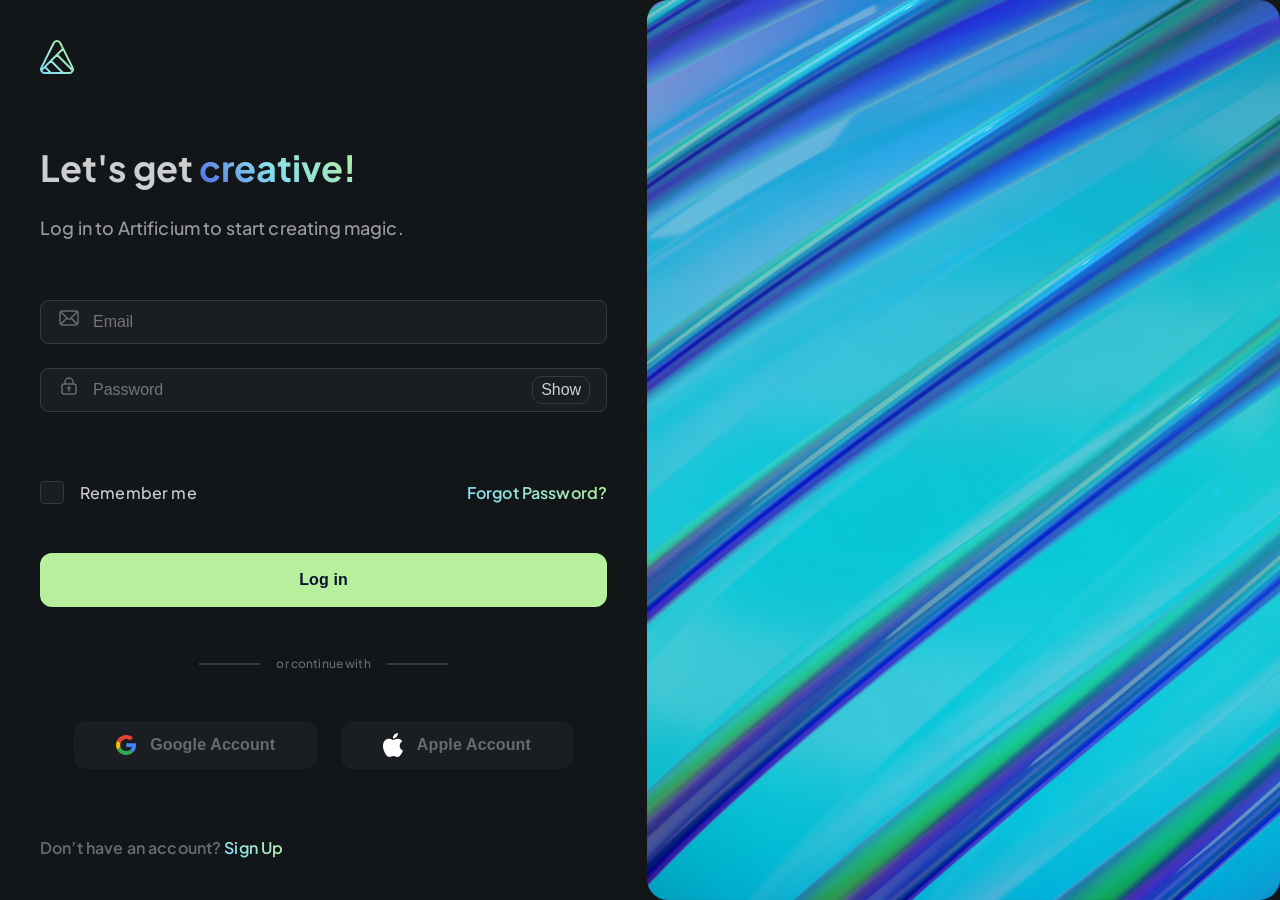
<file: index.html>
<!DOCTYPE html>
<html lang="en">

<head>
<meta charset="UTF-8">
<meta http-equiv="X-UA-Compatible" content="IE=edge">
<meta name="viewport" content="width=device-width, initial-scale=1.0 maximum-scale=1.0, user-scalable=no">
<title>Login</title>
<link rel="stylesheet" href="css/style.css">
<script src="js/main.js" defer></script>
</head>

<body>

<!--============ SECTION ============-->
<section class="login">
	<div class="login__left">
		<a href="#" class="login__logo"><img src="assets/img/logo.svg" alt="logo"></a>
		<div class="login__form form">
			<h1 class="form__title">Let's get <span> creative!</span></h1>
			<p class="form__subtitle">Log in to Artificium to start creating magic.</p>
			<div class="form__input email">
				<svg viewBox="0 0 24 24" xmlns="http://www.w3.org/2000/svg" xmlns:xlink="http://www.w3.org/1999/xlink" width="24.000000" height="24.000000" fill="none">
					<rect id="Lead Icon" width="24.000000" height="24.000000" x="0.000000" y="0.000000" />
					<path id="icon" d="M19 5C20.1046 5 21 5.89543 21 7L21 16C21 16.8284 20.6642 17.5784 20.1213 18.1213C19.5784 18.6642 18.8284 19 18 19L6 19C5.17157 19 4.42157 18.6642 3.87868 18.1213C3.33579 17.5784 3 16.8284 3 16L3 7C3 5.89543 3.89543 5 5 5L19 5ZM4 6L10 12L10.5858 12.5858C11.3668 13.3668 12.6332 13.3668 13.4142 12.5858L14 12L20 6M20.1213 18.1213L14 12M3.87868 18.1213L10 12" fill-rule="nonzero" stroke="rgb(104,107,110)" stroke-linecap="round" stroke-width="1.500000" />
				</svg>
				<input type="email" placeholder="Email" class="input-email" required aria-label="email">
				<span class="form__input-error">Incorrect email!</span>
			</div>
			<div class="form__input password">
				<svg viewBox="0 0 24 24" xmlns="http://www.w3.org/2000/svg" xmlns:xlink="http://www.w3.org/1999/xlink" width="24.000000" height="24.000000" fill="none">
					<rect id="Lead Icon" width="24.000000" height="24.000000" x="0.000000" y="0.000000" />
					<path id="icon" d="M17 10C18.1046 10 19 10.8954 19 12L19 18C19 19.1046 18.1046 20 17 20L7 20C5.89543 20 5 19.1046 5 18L5 12C5 10.8954 5.89543 10 7 10L17 10ZM8 10L8 8C8 5.79086 9.79086 4 12 4C14.2091 4 16 5.79086 16 8L16 10M12 15C11.4477 15 11 14.5523 11 14C11 13.4477 11.4477 13 12 13C12.5523 13 13 13.4477 13 14C13 14.5523 12.5523 15 12 15ZM12 15L12 17" fill-rule="evenodd" stroke="rgb(104,107,110)" stroke-linecap="round" stroke-linejoin="round" stroke-width="1.500000" />
				</svg>
				<input type="password" placeholder="Password" aria-label="password" class="input-password" required>
				<button type="button" class="form__password-toggle">Show</button>
				<span class="form__password-error">The password should not be short and should contain at least one digit.</span>
			</div>
			<div class="form__help">
				<label class="form__checkbox" for="Remember me">
					<input type="checkbox" class="form__checkbox-input">
					<span class="form__checkbox-box"></span>
					<span class="form__checkbox-text">Remember me</span>
				</label>
				<a href="#" class="form__forgot">Forgot Password?</a>
			</div>
			<div class="form__button">
				<button class="button button-form">Log in</button>
			</div>
		</div>
		<div class="line">
			<span></span>
			<p class="line-text">or continue with</p>
			<span></span>
		</div>
		<div class="login__socials">
			<button class="login__socials-btn">
				<img src="assets/login/icon/google-icon.svg" alt="google-icon">
				Google Account
			</button>
			<button class="login__socials-btn">
				<img src="assets/login/icon/apple-icon.svg" alt="apple-icon">
				Apple Account
			</button>
		</div>
		<div class="login__signup">
			<span class="login__signup-text">Don’t have an account?</span>
			<a href="register.html" class="login__signup-link">Sign Up</a>
		</div>
	</div>
		<img class="login__right" src="assets/login/img/Illustration.png" alt="Illustration">
</section>


</body>

</html>
</file>
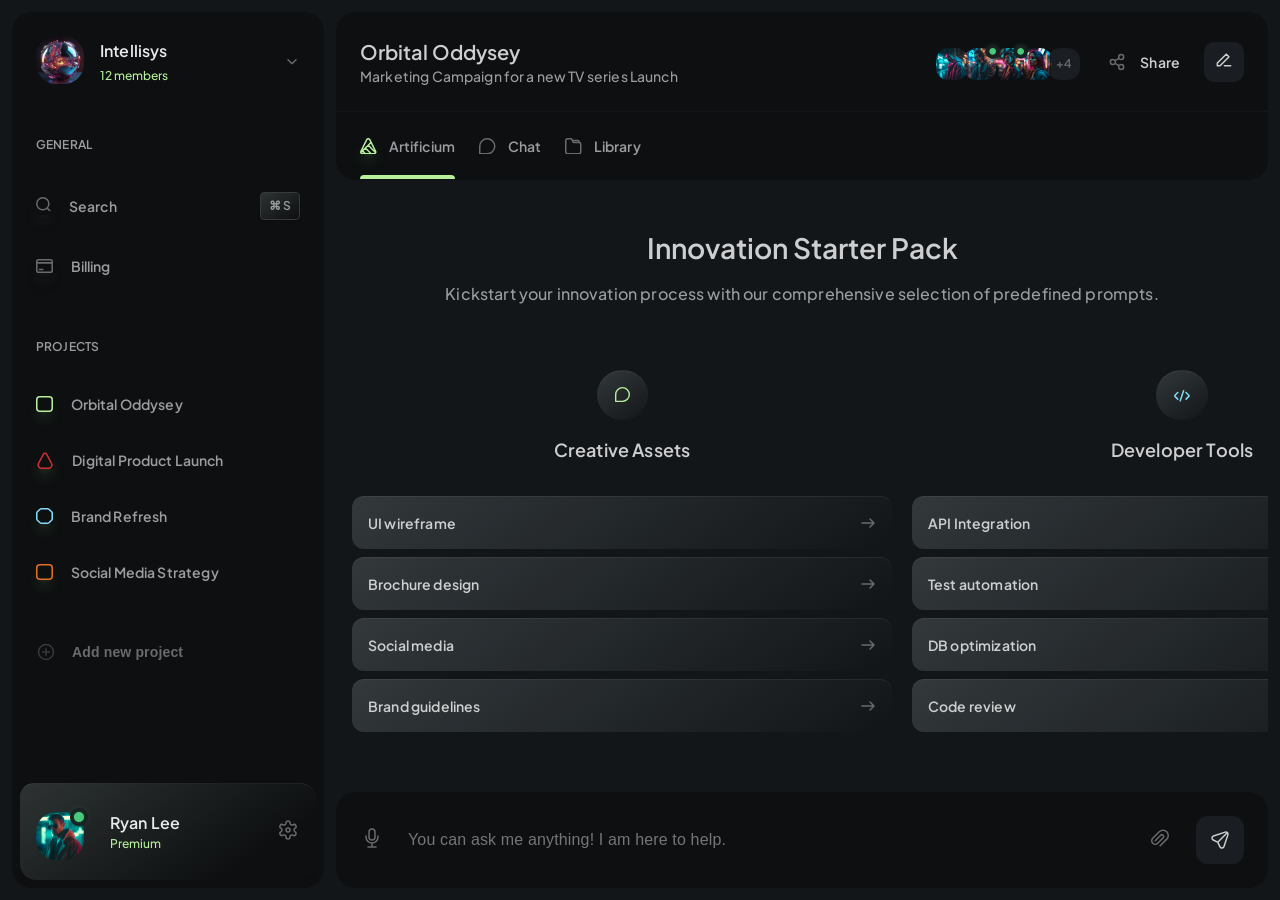
<file: dashboard.html>
<!DOCTYPE html>
<html lang="en">

<head>
<meta charset="UTF-8">
<meta http-equiv="X-UA-Compatible" content="IE=edge">
<meta name="viewport" content="width=device-width, initial-scale=1.0 maximum-scale=1.0, user-scalable=no">
<title>Dashboard</title>
<link rel="stylesheet" href="css/style.css">
<script src="js/dashboard.js" defer></script>
</head>

<body>


<div class="dashboard">

	<aside class="sidebar">
		<div class="sidebar__group">
			<div class="sidebar__group-img">
				<img src="assets/dashboard/img/Avatar.png" alt="avatar-group">
			</div>
			<div class="sidebar__group-text">
				<h2>Intellisys</h2>
				<p>12 members</p>
			</div>
			<div class="sidebar__group-chevron">
				<svg viewBox="0 0 16 16" xmlns="http://www.w3.org/2000/svg" xmlns:xlink="http://www.w3.org/1999/xlink" width="16.000000" height="16.000000" fill="none" customFrame="#000000">
					<rect id="chevron-down" width="16.000000" height="16.000000" x="0.000000" y="0.000000" />
					<path id="icon" d="M4 6.66667L7.5286 10.1953C7.78895 10.4556 8.21106 10.4556 8.47141 10.1953L12 6.66667" stroke="rgb(104,107,110)" stroke-linecap="round" stroke-linejoin="round" stroke-width="1.500000" />
				</svg>
			</div>
		</div>
		<div class="sidebar-container">
			<div class="sidebar__items">
				<h2 class="sidebar__label">GENERAL</h2>
				<ul class="sidebar__list general">
					<li class="sidebar__item">
						<div class="sidebar__link search-sidebar">
							<button class="sidebar__icon">
								<svg viewBox="0 0 14.8789 14.8788" xmlns="http://www.w3.org/2000/svg" xmlns:xlink="http://www.w3.org/1999/xlink" width="14.878906" height="14.878830" fill="none" customFrame="#000000">
									<path id="icon" d="M0.75 6.81062C0.75 3.46344 3.46343 0.750015 6.81061 0.750015C10.1578 0.750015 12.8712 3.46344 12.8712 6.81062C12.8712 8.48421 12.1929 9.99936 11.0961 11.0961C9.99935 12.1929 8.4842 12.8712 6.81061 12.8712C3.46343 12.8712 0.75 10.1578 0.75 6.81062ZM14.0833 14.0833L11.0961 11.0961" fill-rule="nonzero" stroke="rgb(104,107,110)" stroke-linecap="round" stroke-linejoin="round" stroke-width="1.500000" />
								</svg>
							</button>
							<h3 class="sidebar__title">Search</h3>
							<span class="sidebar__text">⌘ S</span>
						</div>
					</li>
					<li class="sidebar__item">
						<a href="#" class="sidebar__link">
							<img src="assets/dashboard/icon/credit-card.svg" alt="credit-card" class="sidebar__icon">
							<h3 class="sidebar__title">Billing</h3>
						</a>
					</li>
				</ul>
			</div>
			<div class="sidebar__items sidebar-project">
				<h2 class="sidebar__label">PROJECTS</h2>
				<ul class="sidebar__list project" id="projects-list">	
					<li class="sidebar__item">
						<a href="#" class="sidebar__link">
							<img src="assets/dashboard/icon/project-square-green.svg" alt="project-figure" class="sidebar__icon">
							<h3 class="sidebar__title">Orbital Oddysey</h3>
						</a>
					</li>
					<li class="sidebar__item">
						<a href="#" class="sidebar__link">
							<img src="assets/dashboard/icon/project-triangle.svg" alt="project-figure" class="sidebar__icon">
							<h3 class="sidebar__title">Digital Product Launch</h3>
						</a>
					</li>
					<li class="sidebar__item">
						<a href="#" class="sidebar__link">
							<img src="assets/dashboard/icon/project-octalog.svg" alt="project-figure" class="sidebar__icon">
							<h3 class="sidebar__title">Brand Refresh</h3>
						</a>
					</li>
					<li class="sidebar__item">
						<a href="#" class="sidebar__link">
							<img src="assets/dashboard/icon/project-square-orange.svg" alt="project-figure" class="sidebar__icon">
							<h3 class="sidebar__title">Social Media Strategy</h3>
						</a>
					</li>
					<li class="sidebar__item" id="new-project-wrapper">
						<input type="text" id="new-project-input" class="sidebar__link hidden" placeholder="Project name...">
					</li>
				</ul>
			</div>
			<button class="sidebar__add">
				<svg viewBox="0 0 20 20" xmlns="http://www.w3.org/2000/svg" xmlns:xlink="http://www.w3.org/1999/xlink" width="20.000000" height="20.000000" fill="none" customFrame="#000000">
					<rect id="plus-circle" width="20.000000" height="20.000000" x="0.000000" y="0.000000" />
					<path id="icon" d="M10 6.66667L10 10L10 13.3333M13.3333 10L10 10M10 10L6.66667 10M10 17.5C5.85786 17.5 2.5 14.1421 2.5 10C2.5 5.85786 5.85786 2.5 10 2.5C14.1421 2.5 17.5 5.85786 17.5 10C17.5 14.1421 14.1421 17.5 10 17.5Z" fill-rule="nonzero" stroke="rgb(54,58,61)" stroke-linecap="round" stroke-width="1.500000" />
				</svg>
				Add new project
			</button>
			<div class="sidebar__profile">
				<div class="sidebar__profile-icon">
					<img src="assets/dashboard/img/Avatar2.png" alt="avatar-profile">
				</div>
				<div class="sidebar__profile-name">
					<h2>Ryan Lee</h2>
					<p>Premium</p>
				</div>
				<div class="sidebar__profile-setting">
					<svg viewBox="0 0 24 24" xmlns="http://www.w3.org/2000/svg" xmlns:xlink="http://www.w3.org/1999/xlink" width="24" height="24" fill="none" customframe="#000000">
						<rect id="cog" width="24.000000" height="24.000000" x="0.000000" y="0.000000" class="svg-elem-1"></rect>
						<path id="icon" d="M14 12C14 13.1046 13.1046 14 12 14C10.8954 14 10 13.1046 10 12C10 10.8954 10.8954 10 12 10C13.1046 10 14 10.8954 14 12ZM4.22684 7.46353C4.7675 6.52709 5.96492 6.20624 6.90136 6.7469L7.14546 6.88783C7.71803 7.2184 8.42331 7.13699 8.9953 6.80542C9.56711 6.47395 10 5.89952 10 5.23858L10 4.95727C10 3.8763 10.8763 3 11.9573 3L12.0427 3C13.1237 3 14 3.8763 14 4.95728L14 5.23859C14 5.89952 14.4329 6.47395 15.0047 6.80542C15.5767 7.13699 16.282 7.2184 16.8545 6.88783L17.0986 6.74689C18.0351 6.20623 19.2325 6.52709 19.7732 7.46353L19.8149 7.53581C20.3558 8.47262 20.0348 9.6705 19.098 10.2114L18.8552 10.3515C18.2826 10.6821 18 11.3388 18 12C18 12.6612 18.2826 13.3179 18.8552 13.6485L19.098 13.7886C20.0348 14.3295 20.3558 15.5274 19.8149 16.4642L19.7732 16.5365C19.2325 17.4729 18.0351 17.7938 17.0986 17.2531L16.8545 17.1122C16.282 16.7816 15.5767 16.863 15.0047 17.1946C14.4329 17.5261 14 18.1005 14 18.7614L14 19.0427C14 20.1237 13.1237 21 12.0427 21L11.9573 21C10.8763 21 10 20.1237 10 19.0427L10 18.7614C10 18.1005 9.56711 17.5261 8.9953 17.1946C8.42331 16.863 7.71803 16.7816 7.14546 17.1122L6.90136 17.2531C5.96492 17.7938 4.7675 17.4729 4.22684 16.5365L4.1851 16.4642C3.64424 15.5274 3.96521 14.3295 4.90201 13.7886L5.1448 13.6485C5.71742 13.3179 6 12.6612 6 12C6 11.3388 5.71742 10.6821 5.1448 10.3515L4.902 10.2114C3.96521 9.67051 3.64424 8.47263 4.1851 7.53583L4.22684 7.46353Z" fill-rule="evenodd" stroke="rgb(104,107,110)" stroke-linecap="round" stroke-linejoin="round" stroke-width="1.500000" class="svg-elem-2"></path>
					</svg>
				</div>
			</div>
		</div>
	</aside>

	<main class="main-content">

		<header class="project">
			<div class="project__top">
				<div class="project__top-text">
					<h2>Orbital Oddysey</h2>
					<p>Marketing Campaign for a new TV series Launch</p>
				</div>
				<div class="project__top-edit">
					<div class="project__top-image">
						<img src="assets/dashboard/img/Users.png" alt="users groups">
					</div>
					<a href="#" class="project__top-link">
						<svg viewBox="0 0 20 20" xmlns="http://www.w3.org/2000/svg" xmlns:xlink="http://www.w3.org/1999/xlink" width="20.000000" height="20.000000" fill="none" customFrame="#000000">
							<rect id="share" width="20.000000" height="20.000000" x="0.000000" y="0.000000" />
							<path id="icon" d="M3.33325 10C3.33325 8.61929 4.45254 7.5 5.83325 7.5C6.74348 7.5 7.5401 7.98645 7.97731 8.71357C8.20329 9.0894 8.33325 9.52952 8.33325 10C8.33325 10.4705 8.20329 10.9106 7.97731 11.2864C7.5401 12.0135 6.74348 12.5 5.83325 12.5C4.45254 12.5 3.33325 11.3807 3.33325 10ZM14.1666 7.5C13.2564 7.5 12.4597 7.01355 12.0225 6.28643C11.7965 5.9106 11.6666 5.47048 11.6666 5C11.6666 3.61929 12.7859 2.5 14.1666 2.5C15.5473 2.5 16.6666 3.61929 16.6666 5C16.6666 6.38071 15.5473 7.5 14.1666 7.5ZM14.1666 17.5C12.7859 17.5 11.6666 16.3807 11.6666 15C11.6666 14.5295 11.7965 14.0894 12.0225 13.7136C12.4597 12.9865 13.2564 12.5 14.1666 12.5C15.5473 12.5 16.6666 13.6193 16.6666 15C16.6666 16.3807 15.5473 17.5 14.1666 17.5ZM7.97731 11.2864L12.0225 13.7136M12.0225 6.28643L7.97731 8.71357" fill-rule="evenodd" stroke="rgb(104,107,110)" stroke-linecap="round" stroke-linejoin="round" stroke-width="1.500000" />
						</svg>
						Share
					</a>
					<button class="project__top-button">
						<svg viewBox="0 0 20 20" xmlns="http://www.w3.org/2000/svg" xmlns:xlink="http://www.w3.org/1999/xlink" width="20" height="20" fill="none" customframe="#000000">
							<rect id="edit" width="20.000000" height="20.000000" x="0.000000" y="0.000000" class="svg-elem-1"></rect>
							<path id="icon" d="M3.33325 15.6667C3.33325 15.7587 3.40787 15.8333 3.49992 15.8333L5.95652 15.8333C6.00073 15.8333 6.04312 15.8158 6.07438 15.7845L14.8821 6.97683C14.9472 6.91174 14.9472 6.80621 14.8821 6.74112L12.4255 4.28452C12.3604 4.21943 12.2548 4.21943 12.1898 4.28452L3.38207 13.0922C3.35081 13.1235 3.33325 13.1659 3.33325 13.2101L3.33325 15.6667ZM16.6666 15.8333L10.4166 15.8333" fill-rule="nonzero" stroke="rgb(205,206,207)" stroke-linecap="round" stroke-linejoin="round" stroke-width="1.500000" class="svg-elem-2"></path>
						</svg>
					</button>
				</div>
				<div class="project__top-icon">
					<svg id="Layer_1" style="enable-background:new 0 0 512 512;" version="1.1" viewBox="0 0 512 512" xml:space="preserve" xmlns="http://www.w3.org/2000/svg" width="40.000000" height="40.000000" xmlns:xlink="http://www.w3.org/1999/xlink"><style type="text/css">
						.st0{fill:#E8E9E9;}
						</style><g><g><path class="st0" d="M388.3,201.9h-196c-9.9,0-17.9-9-17.9-20s8-20,17.9-20h196c9.9,0,17.9,9,17.9,20S398.2,201.9,388.3,201.9z"/></g><circle class="st0" cx="131.2" cy="181.9" r="25.5"/><g><path class="st0" d="M388.3,276h-196c-9.9,0-17.9-9-17.9-20s8-20,17.9-20h196c9.9,0,17.9,9,17.9,20S398.2,276,388.3,276z"/></g><circle class="st0" cx="131.2" cy="256" r="25.5"/><g><path class="st0" d="M388.3,350.1h-196c-9.9,0-17.9-9-17.9-20s8-20,17.9-20h196c9.9,0,17.9,9,17.9,20S398.2,350.1,388.3,350.1z"/></g><circle class="st0" cx="131.2" cy="330.1" r="25.5"/></g></svg>
				</div>
			</div>
			<div class="project__bottom">
				<div class="project__bottom-tabs tabs">
					<ul class="tabs__list">
						<li class="tabs__item">
							<div class="tabs__link active">
								<svg viewBox="0 0 16.54 16.5455" xmlns="http://www.w3.org/2000/svg" xmlns:xlink="http://www.w3.org/1999/xlink" width="16.540039" height="16.545502" fill="none" customFrame="#000000">
									<path id="icon" d="M6.7396 1.69613C7.37017 0.434625 9.16987 0.434624 9.80044 1.69613L11.1218 4.33959L15.5872 13.273C16.156 14.411 15.3287 15.75 14.0568 15.75L11.1218 15.75L5.41826 15.75L2.48328 15.75C1.21131 15.75 0.384027 14.411 0.952868 13.273L6.7396 1.69613ZM0.998029 14.4663L2.5665 12.8974L5.41826 10.0448L8.27002 7.1922L11.1218 4.33959M2.5665 12.8974L5.41826 15.75M5.41826 10.0448L11.1218 15.75M8.27002 7.1922L15.542 14.4663" fill-rule="nonzero" stroke-linecap="round" stroke-linejoin="round" stroke-width="1.500000" />
								</svg>
								<span>Artificium</span>
							</div>
						</li>
						<li class="tabs__item">
							<div class="tabs__link">
								<svg viewBox="0 0 16.5 16.5" xmlns="http://www.w3.org/2000/svg" xmlns:xlink="http://www.w3.org/1999/xlink" width="16.500000" height="16.500000" fill="none" customFrame="#000000">
									<path id="icon" d="M8.25 15.75L0.75 15.75L0.75 8.25C0.75 4.10786 4.10786 0.75 8.25 0.75C12.3921 0.75 15.75 4.10786 15.75 8.25C15.75 12.3921 12.3921 15.75 8.25 15.75Z" fill-rule="nonzero"  stroke-linecap="round" stroke-linejoin="round" stroke-width="1.500000" />
								</svg>
								<span>Chat</span>
							</div>
						</li>
						<li class="tabs__item">
							<div class="tabs__link">
								<svg viewBox="0 0 16.5 16.5" xmlns="http://www.w3.org/2000/svg" xmlns:xlink="http://www.w3.org/1999/xlink" width="16.500000" height="16.500000" fill="none" customFrame="#000000">
									<path id="icon" d="M2.75 15.75C1.64543 15.75 0.75 14.8546 0.75 13.75L0.75 2.75C0.75 1.64543 1.64543 0.75 2.75 0.75L5.93346 0.75C6.32865 0.75 6.68677 0.982733 6.84727 1.34386L7.32407 2.41667L7.98606 3.90614C8.14656 4.26727 8.50468 4.5 8.89987 4.5L14.0833 4.5C15.0038 4.5 15.75 5.24619 15.75 6.16667L15.75 13.75C15.75 14.8546 14.8546 15.75 13.75 15.75L2.75 15.75ZM14.0833 4.5L14.0833 3.41667C14.0833 2.86438 13.6356 2.41667 13.0833 2.41667L7.32407 2.41667" stroke-linecap="round" stroke-linejoin="round" stroke-width="1.500000" />
								</svg>
								<span>Library</span>
							</div>
						</li>
					</ul>
				</div>
			</div>
		</header>

		<section class="starter">
			<div class="starter-container starter-artificium">
				<h2 class="starter__title" id="animated-title">Innovation Starter Pack</h2>
				<p class="starter__subtitle">Kickstart your innovation process with our comprehensive selection of predefined prompts.</p>
				<div class="starter__categories categories">
					<div class="categories__block">
						<div class="categories__block-icon">
							<svg viewBox="0 0 16.5 16.5" xmlns="http://www.w3.org/2000/svg" xmlns:xlink="http://www.w3.org/1999/xlink" width="15.000000" height="15.000000" fill="none" customFrame="#000000">
								<path id="icon" d="M8.25 15.75L0.75 15.75L0.75 8.25C0.75 4.10786 4.10786 0.75 8.25 0.75C12.3921 0.75 15.75 4.10786 15.75 8.25C15.75 12.3921 12.3921 15.75 8.25 15.75Z" fill-rule="nonzero" stroke="rgb(182, 240, 156, 1)" stroke-linecap="round" stroke-linejoin="round" stroke-width="1.500000" />
							</svg>
						</div>
						<h2 class="categories__block-title">Creative Assets</h2>
						<ul class="categories__block-list">
							<li class="categories__block-item">
								<a href="#" class="categories__block-link">
									<span>UI wireframe</span>
									<img src="assets/dashboard/icon/arrow-right.svg" alt="">
								</a>
							</li>
							<li class="categories__block-item">
								<a href="#" class="categories__block-link">
									<span>Brochure design</span>
									<img src="assets/dashboard/icon/arrow-right.svg" alt="">
								</a>
							</li>
							<li class="categories__block-item">
								<a href="#" class="categories__block-link">
									<span>Social media</span>
									<img src="assets/dashboard/icon/arrow-right.svg" alt="">
								</a>
							</li>
							<li class="categories__block-item">
								<a href="#" class="categories__block-link">
									<span>Brand guidelines</span>
									<img src="assets/dashboard/icon/arrow-right.svg" alt="">
								</a>
							</li>
						</ul>
					</div>
					<div class="categories__block">
						<div class="categories__block-icon">
							<svg viewBox="0 0 15.8096 11.5416" xmlns="http://www.w3.org/2000/svg" xmlns:xlink="http://www.w3.org/1999/xlink" width="15.809570" height="11.541626" fill="none" customFrame="#000000">
								<path id="icon" d="M3.73816 2.43748L0.994077 5.18156C0.66864 5.50699 0.668641 6.03463 0.994078 6.36007L3.73816 9.10415M12.0715 2.43748L14.8156 5.18156C15.141 5.50699 15.141 6.03463 14.8156 6.36007L12.0715 9.10415M9.57149 0.770813L6.23816 10.7708" stroke="rgb(130,219,247)" stroke-linecap="round" stroke-linejoin="round" stroke-width="1.500000" />
							</svg>
						</div>
						<h2 class="categories__block-title">Developer Tools</h2>
						<ul class="categories__block-list">
							<li class="categories__block-item">
								<a href="#" class="categories__block-link">
									<span>API Integration</span>
									<img src="assets/dashboard/icon/arrow-right.svg" alt="">
								</a>
							</li>
							<li class="categories__block-item">
								<a href="#" class="categories__block-link">
									<span>Test automation</span>
									<img src="assets/dashboard/icon/arrow-right.svg" alt="">
								</a>
							</li>
							<li class="categories__block-item">
								<a href="#" class="categories__block-link">
									<span>DB optimization</span>
									<img src="assets/dashboard/icon/arrow-right.svg" alt="">
								</a>
							</li>
							<li class="categories__block-item">
								<a href="#" class="categories__block-link">
									<span>Code review</span>
									<img src="assets/dashboard/icon/arrow-right.svg" alt="">
								</a>
							</li>
						</ul>
					</div>
					<div class="categories__block">
						<div class="categories__block-icon">
							<svg viewBox="0 0 14.0833 14.0833" xmlns="http://www.w3.org/2000/svg" xmlns:xlink="http://www.w3.org/1999/xlink" width="14.083252" height="14.083344" fill="none" customFrame="#000000">
								<path id="icon" d="M0.75 11.3333C0.75 12.4379 1.64543 13.3333 2.75 13.3333L3.25491 13.3333C3.78534 13.3333 4.29405 13.1226 4.66912 12.7475L11.5833 5.83333L12.6691 4.74755C13.4502 3.9665 13.4502 2.70017 12.6691 1.91912L12.1642 1.41421C11.3832 0.633165 10.1168 0.633165 9.33579 1.41421L8.25 2.5L1.33579 9.41421C0.960714 9.78929 0.75 10.298 0.75 10.8284L0.75 11.3333ZM8.25 2.5L11.5833 5.83333" stroke="rgb(189,154,248)" stroke-linecap="round" stroke-linejoin="round" stroke-width="1.500000" />
							</svg>
						</div>
						<h2 class="categories__block-title">Content Creation</h2>
						<ul class="categories__block-list">
							<li class="categories__block-item">
								<a href="#" class="categories__block-link">
									<span>Product description</span>
									<img src="assets/dashboard/icon/arrow-right.svg" alt="">
								</a>
							</li>
							<li class="categories__block-item">
								<a href="#" class="categories__block-link">
									<span>E-mail copy</span>
									<img src="assets/dashboard/icon/arrow-right.svg" alt="">
								</a>
							</li>
							<li class="categories__block-item">
								<a href="#" class="categories__block-link">
									<span>Whitepaper</span>
									<img src="assets/dashboard/icon/arrow-right.svg" alt="">
								</a>
							</li>
							<li class="categories__block-item">
								<a href="#" class="categories__block-link">
									<span>Press release</span>
									<img src="assets/dashboard/icon/arrow-right.svg" alt="">
								</a>
							</li>
						</ul>
					</div>
					<div class="categories__block">
						<div class="categories__block-icon">
							<svg viewBox="0 0 11.5 16.5" xmlns="http://www.w3.org/2000/svg" xmlns:xlink="http://www.w3.org/1999/xlink" width="11.500000" height="16.500000" fill="none" customFrame="#000000">
								<path id="icon" d="M5.75 0.75C8.51142 0.75 10.75 3.07149 10.75 5.93518C10.75 7.32242 10.2247 8.58242 9.3691 9.51292C8.93477 9.98528 8.60714 10.571 8.60714 11.2127L8.60714 11.5833L8.60714 12.8929C8.60714 14.4708 7.32796 15.75 5.75 15.75C4.17204 15.75 2.89286 14.4708 2.89286 12.8929L2.89286 11.5833L2.89286 11.2127C2.89286 10.571 2.56523 9.98528 2.1309 9.51292C1.27531 8.58242 0.75 7.32242 0.75 5.93518C0.75 3.07149 2.98858 0.75 5.75 0.75ZM2.89286 11.5833L8.60714 11.5833" stroke="rgb(255,209,71)" stroke-linecap="round" stroke-linejoin="round" stroke-width="1.500000" />
							</svg>
						</div>
						<h2 class="categories__block-title">Idea Generation</h2>
						<ul class="categories__block-list">
							<li class="categories__block-item">
								<a href="#" class="categories__block-link">
									<span>Hashtag ideas</span>
									<img src="assets/dashboard/icon/arrow-right.svg" alt="">
								</a>
							</li>
							<li class="categories__block-item">
								<a href="#" class="categories__block-link">
									<span>Brainstorming</span>
									<img src="assets/dashboard/icon/arrow-right.svg" alt="">
								</a>
							</li>
							<li class="categories__block-item">
								<a href="#" class="categories__block-link">
									<span>Trend analysis</span>
									<img src="assets/dashboard/icon/arrow-right.svg" alt="">
								</a>
							</li>
							<li class="categories__block-item">
								<a href="#" class="categories__block-link">
									<span>Social media posts</span>
									<img src="assets/dashboard/icon/arrow-right.svg" alt="">
								</a>
							</li>
						</ul>
					</div>
				</div>
			</div>
			<div class="starter-container starter-chat chat hiddens">
				<div class="chat__main">
					<div class="chat__main-header">
						<div class="chat__main-title">
							<h2>Spaceship Crew</h2>
							<span id="chat-counter">0</span>
						</div>
						<div class="chat__main-novigation">
							<button class="chat__main-favourites">
								<svg viewBox="0 0 17.5322 17.5289" xmlns="http://www.w3.org/2000/svg" xmlns:xlink="http://www.w3.org/1999/xlink" width="17.532227" height="17.528915" fill="none" customFrame="#000000">
									<path id="icon" d="M11.1659 5.10971C11.3093 5.46985 11.6335 5.71591 12.0056 5.74708L15.8487 6.06896C16.7314 6.14289 17.0894 7.29381 16.4168 7.8957L13.4888 10.5161C13.2053 10.7698 13.0814 11.1679 13.1681 11.5473L14.0626 15.4653C14.2681 16.3652 13.331 17.0765 12.5753 16.5943L9.28507 14.4947C8.96646 14.2914 8.56576 14.2914 8.24716 14.4947L4.95697 16.5943C4.20122 17.0765 3.26413 16.3652 3.4696 15.4653L4.36415 11.5473C4.45078 11.1679 4.32695 10.7698 4.04342 10.5161L1.11542 7.8957C0.442868 7.29381 0.800807 6.14289 1.68355 6.06896L5.5266 5.74708C5.89874 5.71591 6.22291 5.46985 6.36628 5.10971L7.84687 1.39069C8.18695 0.536437 9.34527 0.536437 9.68536 1.39069L11.1659 5.10971Z" fill-rule="nonzero" stroke="rgb(104,107,110)" stroke-linecap="round" stroke-linejoin="round" stroke-width="1.500000" />
								</svg>
							</button>
							<button class="chat__main-setting">
								<svg viewBox="0 0 5 14" xmlns="http://www.w3.org/2000/svg" xmlns:xlink="http://www.w3.org/1999/xlink" width="5.000000" height="14.000000" fill="none" customFrame="#000000">
									<path id="icon" d="M2.5 5C3.88072 5 5 3.88072 5 2.5C5 1.11928 3.88072 -0 2.5 -0C1.11928 0 -0 1.11928 -0 2.5C0 3.88072 1.11928 5 2.5 5ZM2.5 14C3.88072 14 5 12.8807 5 11.5C5 10.1193 3.88072 9 2.5 9C1.11928 9 0 10.1193 0 11.5C0 12.8807 1.11928 14 2.5 14Z" fill="rgb(104,107,110)" fill-rule="evenodd" />
								</svg>
							</button>
						</div>
					</div>
					<div class="chat__main-data"></div>
				</div>
				<aside class="chat__sidebar"></aside>
			</div>
			<div class="starter-container hiddens"></div>
		</section>

		<form class="message">
			<button class="message__voice">
				<svg viewBox="0 0 24 24" xmlns="http://www.w3.org/2000/svg" xmlns:xlink="http://www.w3.org/1999/xlink" width="24.000000" height="24.000000" fill="none" customFrame="#000000">
					<rect id="microphone" width="24.000000" height="24.000000" x="0.000000" y="0.000000" />
					<path id="icon" d="M15 11C15 12.6569 13.6569 14 12 14C10.3431 14 9 12.6569 9 11L9 6C9 4.34315 10.3431 3 12 3C13.6569 3 15 4.34315 15 6L15 11ZM18 10L18 11C18 14.3137 15.3137 17 12 17C8.68629 17 6 14.3137 6 11L6 10M12 17L12 21M8 21L12 21L16 21" fill-rule="nonzero" stroke="rgb(104,107,110)" stroke-linecap="round" stroke-linejoin="round" stroke-width="1.500000" />
				</svg>
			</button>
			<input type="text" class="message__input" placeholder="You can ask me anything! I am here to help.">
			<button class="message__attachment">
				<svg viewBox="0 0 24 24" xmlns="http://www.w3.org/2000/svg" xmlns:xlink="http://www.w3.org/1999/xlink" width="24.000000" height="24.000000" fill="none" customFrame="#000000">
					<rect id="attachment" width="24.000000" height="24.000000" x="0.000000" y="0.000000" />
					<path id="icon" d="M3.5 14.5L3.5 6.75C3.5 5.7835 4.2835 5 5.25 5C6.2165 5 7 5.7835 7 6.75L7 14.5C7 16.433 5.433 18 3.5 18C1.567 18 0 16.433 0 14.5L0 5.25C0 2.35051 2.35051 0 5.25 0C8.1495 0 10.5 2.35051 10.5 5.25L10.5 14.5" stroke="rgb(104,107,110)" stroke-linecap="round" stroke-linejoin="round" stroke-width="1.500000" transform="matrix(0.707107,0.707107,-0.707107,0.707107,14.9998,2)" />
				</svg>
			</button>
			<button type="submit" class="message__button">
				<svg viewBox="0 0 24 24" xmlns="http://www.w3.org/2000/svg" xmlns:xlink="http://www.w3.org/1999/xlink" width="24.000000" height="24.000000" fill="none" customFrame="#000000">
					<rect id="paper-plane" width="24.000000" height="24.000000" x="0.000000" y="0.000000" />
					<path id="icon" d="M17.1349 4.11532C18.8344 3.54883 20.4512 5.16564 19.8847 6.8651L16.0019 18.5134C15.3895 20.3507 12.8613 20.5304 11.9952 18.7981L10.0548 14.9174C9.84447 14.4967 9.50334 14.1555 9.08263 13.9452L5.20189 12.0048C3.46962 11.1387 3.64929 8.61052 5.48664 7.99807L17.1349 4.11532ZM9.73084 14.2692L19.2337 4.76642" fill-rule="nonzero" stroke="rgb(205,206,207)" stroke-linecap="round" stroke-linejoin="round" stroke-width="1.500000" />
				</svg>
			</button>
		</form>

		<div class="modal">
			<div class="modal__overlay"></div>
			<div class="modal__content">
				<button class="modal__close">
					<svg viewBox="0 0 13.2578 13.2577" xmlns="http://www.w3.org/2000/svg" xmlns:xlink="http://www.w3.org/1999/xlink" width="13.257812" height="13.257675" fill="none" customFrame="#000000">
						<path id="icon" d="M0.79541 0.795502L12.4621 12.4622M12.4621 0.795502L0.79541 12.4622" stroke="rgb(104,107,110)" stroke-linecap="round" stroke-width="1.500000" />
					</svg>
				</button>
				<h2 class="modal__title">Manage who can view this project</h2>
				<p class="modal__subtitle">Select which users can access and view this project. Only users with access can view and edit the project.</p>
				<div class="modal__invite invite">
					<div class="invite__edit">
						<div class="invite__edit-scroll">
							<div class="invite__edit-user">
								<img src="assets/dashboard/img/invite-avatar1.png" alt="avatar-invite" class="invite__edit-icon">
								<p class="invite__edit-title">Sophia Zhang</p>
								<button class="invite__edit-close">×</button>
							</div>
							<div class="invite__edit-user">
								<img src="assets/dashboard/img/invite-avatar2.png" alt="avatar-invite" class="invite__edit-icon">
								<p class="invite__edit-title">Olivia Sharma</p>
								<button class="invite__edit-close">×</button>
							</div>
						</div>
						<div class="invite__edit-block">
							<h3 class="invite__edit-txt">
								<span class="hidden" >can edit</span>
								<svg viewBox="0 0 16 16" xmlns="http://www.w3.org/2000/svg" xmlns:xlink="http://www.w3.org/1999/xlink" width="16.000000" height="16.000000" fill="none" customFrame="#000000">
									<rect id="chevron-down" width="16.000000" height="16.000000" x="0.000000" y="0.000000" />
									<path id="icon" d="M4 6.66667L7.5286 10.1953C7.78895 10.4556 8.21106 10.4556 8.47141 10.1953L12 6.66667" stroke="rgb(182, 240, 156, 1)" stroke-linecap="round" stroke-linejoin="round" stroke-width="1.500000" />
								</svg>
							</h3>
							<ul class="invite__edit-list">
								<h2 class="invite__edit-text">Users</h2>
								<li class="invite__edit-item">
									<a href="#" class="invite__edit-link">
										<div class="invite__edit-users users__info">
											<img src="assets/dashboard/img/modal-user5.png" alt="avatar-invite" class="user__info-image">
											<div class="users__info-text">
												<h2>Marcus Chen</h2>
												<p>@marc</p>
											</div>
										</div>
									</a>
								</li>
								<li class="invite__edit-item">
									<a href="#" class="invite__edit-link">
										<div class="invite__edit-users users__info">
											<img src="assets/dashboard/img/modal-user6.png" alt="avatar-invite" class="user__info-image">
											<div class="users__info-text">
												<h2>Ava Gupta</h2>
												<p>@avyavy</p>
											</div>
										</div>
									</a>
								</li>
								<li class="invite__edit-item">
									<a href="#" class="invite__edit-link">
										<div class="invite__edit-users users__info">
											<img src="assets/dashboard/img/modal-user7.png" alt="avatar-invite" class="user__info-image">
											<div class="users__info-text">
												<h2>Lucas Ortiz</h2>
												<p>@luckyluc</p>
											</div>
										</div>
									</a>
								</li>
							</ul>
						</div>
					</div>
					<button class="invite__button button">Invite
						<svg viewBox="0 0 24 24" xmlns="http://www.w3.org/2000/svg" xmlns:xlink="http://www.w3.org/1999/xlink" width="24.000000" height="24.000000" fill="none" customFrame="#000000">
							<rect id="paper-plane" width="24.000000" height="24.000000" x="0.000000" y="0.000000" />
							<path id="icon" d="M17.1349 4.11532C18.8344 3.54883 20.4512 5.16564 19.8847 6.8651L16.0019 18.5134C15.3895 20.3507 12.8613 20.5304 11.9952 18.7981L10.0548 14.9174C9.84447 14.4967 9.50334 14.1555 9.08263 13.9452L5.20189 12.0048C3.46962 11.1387 3.64929 8.61052 5.48664 7.99807L17.1349 4.11532ZM9.73084 14.2692L19.2337 4.76642" fill-rule="nonzero" stroke-linecap="round" stroke-linejoin="round" stroke-width="1.500000" />
						</svg>
					</button>
				</div>
				<div class="modal__users users">
					<div class="users__info">
						<div class="users__info-wrapper">
							<img src="assets/dashboard/img/modal-user1.png" alt="madal-user-avatar" class="users__info-image">
							<div class="users__info-text">
								<h2>You</h2>
								<p>@ryan</p>
							</div>
						</div>
						<button class="users__info-button users__info-button-owner">Owner</button>
					</div>
					<div class="users__info">
						<div class="users__info-wrapper">
							<img src="assets/dashboard/img/modal-user2.png" alt="madal-user-avatar" class="users__info-image">
							<div class="users__info-text">
								<h2>Mia Park</h2>
								<p>@cute-mia</p>
							</div>
						</div>
						<button class="users__info-button users__info-button-editor">Editor</button>
					</div>
					<div class="users__info">
						<div class="users__info-wrapper">
							<img src="assets/dashboard/img/modal-user3.png" alt="madal-user-avatar" class="users__info-image">
							<div class="users__info-text">
								<h2>Isabella Chen</h2>
								<p>@issa</p>
							</div>
						</div>
						<button class="users__info-button users__info-button-editor">Editor</button>
					</div>
					<div class="users__info">
						<div class="users__info-wrapper">
							<img src="assets/dashboard/img/modal-user4.png" alt="madal-user-avatar" class="users__info-image">
							<div class="users__info-text">
								<h2>Andrew Garcia</h2>
								<p>@garci28</p>
							</div>
						</div>
						<button class="users__info-button users__info-button-viewer">Viewer</button>
					</div>
				</div>
				<button class="modal__more">
					<svg viewBox="0 0 20 20" xmlns="http://www.w3.org/2000/svg" xmlns:xlink="http://www.w3.org/1999/xlink" width="12.000000" height="12.000000" fill="none" customFrame="#000000">
						<rect id="plus-circle" width="20.000000" height="20.000000" x="0.000000" y="0.000000" />
						<path id="icon" d="M10 6.66667L10 10L10 13.3333M13.3333 10L10 10M10 10L6.66667 10M10 17.5C5.85786 17.5 2.5 14.1421 2.5 10C2.5 5.85786 5.85786 2.5 10 2.5C14.1421 2.5 17.5 5.85786 17.5 10C17.5 14.1421 14.1421 17.5 10 17.5Z" fill-rule="nonzero" stroke="rgb(54,58,61)" stroke-linecap="round" stroke-width="1.500000" />
					</svg>
					and 5 more others
				</button>
				<div class="modal__copylink">
					<div class="modal__copylink-access">
						<img src="assets/dashboard/icon/globe.svg" alt="globe-icon" class="modal__copylink-icon">
						<div class="modal__copylink-text">Anyone with the link</div>
						<ul class="modal__copylink-list">
							<span>can view 
								<svg viewBox="0 0 16 16" xmlns="http://www.w3.org/2000/svg" xmlns:xlink="http://www.w3.org/1999/xlink" width="16.000000" height="16.000000" fill="none" customFrame="#000000">
									<rect id="chevron-down" width="16.000000" height="16.000000" x="0.000000" y="0.000000" />
									<path id="icon" d="M4 6.66667L7.5286 10.1953C7.78895 10.4556 8.21106 10.4556 8.47141 10.1953L12 6.66667" stroke="rgb(182, 240, 156, 1)" stroke-linecap="round" stroke-linejoin="round" stroke-width="1.500000" />
								</svg>
							</span>
						</ul>
					</div>
					<div class="modal__copylink-button">
						<button class="modal__copylink-link">
							<svg viewBox="0 0 13.3335 13.3333" xmlns="http://www.w3.org/2000/svg" xmlns:xlink="http://www.w3.org/1999/xlink" width="13.333496" height="13.333313" fill="none" customFrame="#000000">
								<path id="icon" d="M0 7.5L0 9C0 10.6569 1.34315 12 3 12L3.85618 12C5.51304 12 6.85618 10.6569 6.85618 9L6.85618 7.5M0 4.5L0 3C0 1.34315 1.34315 3.03165e-13 3 3.03165e-13L3.85618 0C5.51304 0 6.85618 1.34315 6.85618 3L6.85618 4.5M3.29983 8.95669L3.29983 3.29983" stroke="rgb(155,156,158)" stroke-linecap="round" stroke-linejoin="round" stroke-width="1.500000" transform="matrix(0.707107,0.707107,-0.707107,0.707107,8.48535,0)" />
							</svg>
							Copy Link
						</button>
					</div>
				</div>
			</div>
		</div>

	</main>

</div>

</body>

</html>
</file>
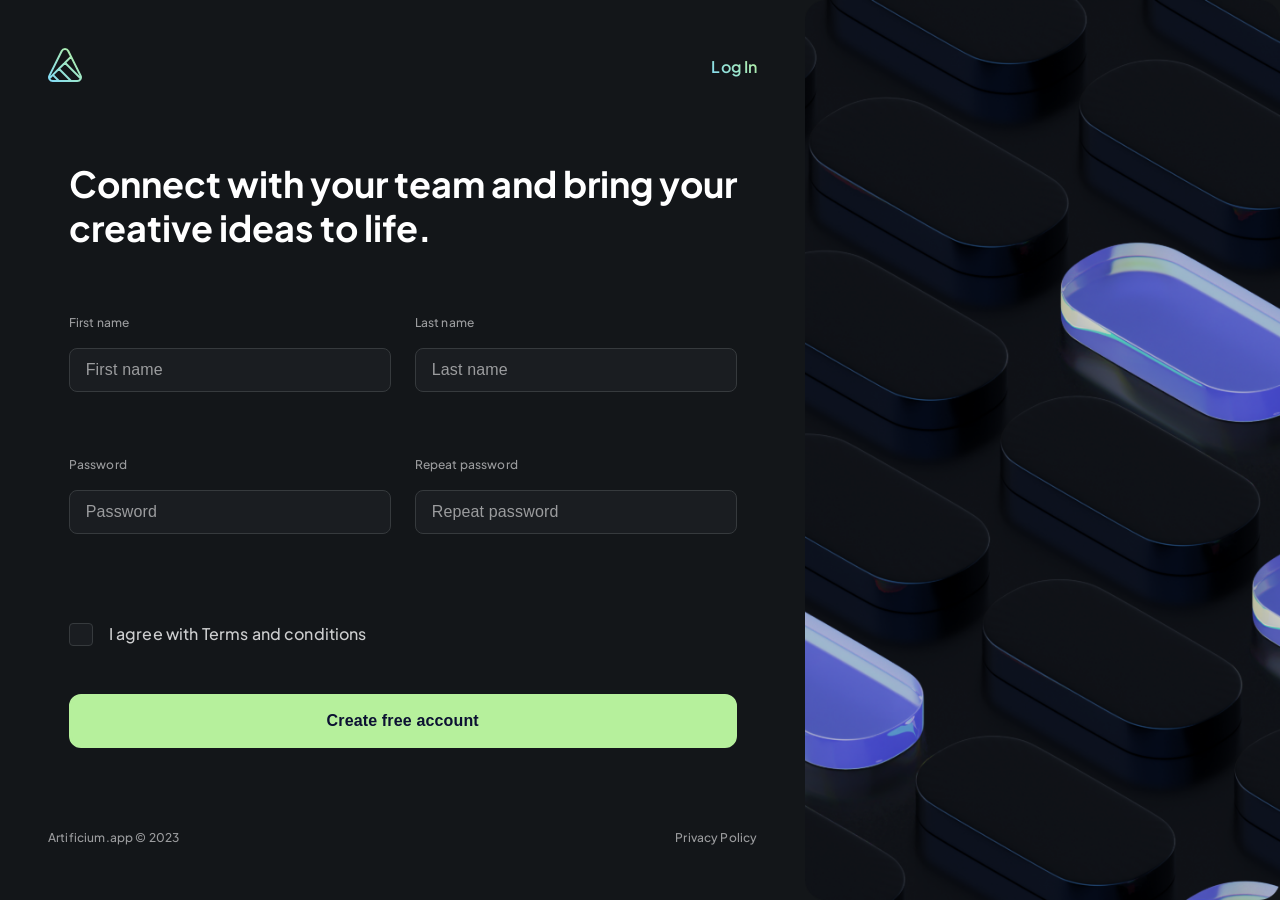
<file: register.html>
<!DOCTYPE html>
<html lang="en">

<head>
<meta charset="UTF-8">
<meta http-equiv="X-UA-Compatible" content="IE=edge">
<meta name="viewport" content="width=device-width, initial-scale=1.0 maximum-scale=1.0, user-scalable=no">
<title>Register</title>
<link rel="stylesheet" href="css/style.css">
<script src="js/register.js" defer></script>
</head>

<body>

<!--============ SECTION ============-->
<section class="register">
	<div class="register-left">
		<div class="register__header">
			<a href="#" class="register__header-logo"><img src="assets/img/logo.svg" alt="logo"></a>
			<a href="index.html" class="register__header-login">Log In</a>
		</div>
		<form class="register__form form" id="registerForm">
			<div class="form__step form__step-1 form__step-active">
				<h2 class="form__text">Connect with your team and bring your<br> creative ideas to life.</h2>
				<div class="form__fields">
					<div class="form__fields-block">
						<span class="form__fields-text">First name</span>
						<input type="text" class="form__fields-input name" placeholder="First name" aria-label="first name">
						<span class="form__fields-error">Incorrect input!</span>
					</div>
					<div class="form__fields-block">
						<span class="form__fields-text">Last name</span>
						<input type="text" class="form__fields-input name" placeholder="Last name" aria-label="last name">
						<span class="form__fields-error">Incorrect input!</span>
					</div>
					<div class="form__fields-block">
						<span class="form__fields-text">Password</span>
						<input type="password" class="form__fields-input fields-password" placeholder="Password" aria-label="password">
						<span class="form__fields-error">Incorrect input!</span>
					</div>
					<div class="form__fields-block">
						<span class="form__fields-text">Repeat password</span>
						<input type="password" class="form__fields-input fields-password" placeholder="Repeat password" aria-label="repeart password">
						<span class="form__fields-error">Incorrect input!</span>
					</div>
				</div>
				<div class="form__agreement">
					<label class="form__checkbox" >
						<input type="checkbox" class="form__checkbox-input" aria-label="agreement with the terms">
						<span class="form__checkbox-box"></span>
						<span class="form__checkbox-text">I agree with Terms and conditions</span>
					</label>
				</div>
				<button class="form__create button">Create free account</button>
			</div>
			<div class="form__step form__step-2">
				<h2 class="form__text">Join or Create a Workspace</h2>
				<p class="form__subtitle">Connect with others by joining an existing workspace or create a new one to<br> collaborate with your team.</p>
				<div class="form__workspace">
					<input type="url" class="form__workspace-input" placeholder="Your workspace URL .artificium.app" aria-label="Your workspace URL">
					<button class="form__workspace-button button">Join Workspace</button>
				</div>
				<div class="line line-register">
					<span></span>
					<p class="line-text">or</p>
					<span></span>
				</div>
				<button class="form__creates">Create new Workspace</button>
			</div>
		</form>
		<div class="register__footer">
			<p class="register__footer-copyright">Artificium.app © 2023</p>
			<span class="register__footer-text">Privacy Policy</span>
		</div>
	</div>
	<img src="assets/register/img/Illustration.png" alt="Illustration" class="register-right">
</section>

</body>

</html>
</file>
<file: css/style.css>
:root {
  --bg-main: rgba(19, 22, 25, 1);
  --bg-input: rgba(54, 58, 61, 1);
  --color-main: rgba(205, 206, 207, 1);
  --color-white: rgba(232, 233, 233, 1);
  --color-muted: rgba(155, 156, 158, 1);
  --color-dark: rgba(12, 17, 50, 1);
  --color-primmary: rgba(182, 240, 156, 1);
  --color-hover: rgba(200, 244, 180, 1);
  --color-hover2: rgba(219, 247, 205, 1);
  --color-noble-600: rgba(26, 29, 33, 1);
  --color-noble-500: rgba(54, 58, 61, 1);
  --color-noble-400: rgba(104, 107, 110, 1);
}

html {
  font-size: 100%;
}
@media screen and (max-width: 430px) {
  html {
    font-size: 87%;
  }
}

body {
  background: var(--bg-main);
  font-size: 1rem;
  font-family: "PLusjakartaSans";
  font-weight: 400;
  color: var(--color-main);
}

@font-face {
  font-family: "PLusjakartaSans";
  src: url(../assets/fonts/PlusJakartaSans-Regular.woff2) format("woff2");
  font-weight: 400;
  font-style: normal;
  font-display: swap;
}
@font-face {
  font-family: "PLusjakartaSans";
  src: url(../assets/fonts/PlusJakartaSans-Medium.woff2) format("woff2");
  font-weight: 500;
  font-style: normal;
  font-display: swap;
}
@font-face {
  font-family: "PLusjakartaSans";
  src: url(../assets/fonts/PlusJakartaSans-SemiBold.woff2) format("woff2");
  font-weight: 600;
  font-style: normal;
  font-display: swap;
}
@font-face {
  font-family: "PLusjakartaSans";
  src: url(../assets/fonts/PlusJakartaSans-Bold.woff2) format("woff2");
  font-style: normal;
  font-display: swap;
}
*,
*::after,
*::before {
  margin: 0;
  padding: 0;
  -webkit-box-sizing: border-box;
          box-sizing: border-box;
}

a {
  color: inherit;
  text-decoration: none;
  outline: none;
}

ol,
ul {
  list-style: none;
}

img {
  max-width: 100%;
}

h1, h2, h3, h4, h5, h6 {
  font-size: inherit;
  font-weight: inherit;
}

button,
input,
textarea {
  outline: none;
  border: none;
  font-size: 16px;
}

.login {
  display: -webkit-box;
  display: -ms-flexbox;
  display: flex;
  width: 100%;
  height: 100vh;
  overflow-y: auto;
}
@media screen and (max-width: 767px) {
  .login {
    height: 100%;
  }
}
.login__left {
  -webkit-box-flex: 1;
      -ms-flex: 1;
          flex: 1;
  display: -webkit-box;
  display: -ms-flexbox;
  display: flex;
  -webkit-box-align: center;
      -ms-flex-align: center;
          align-items: center;
  -webkit-box-orient: vertical;
  -webkit-box-direction: normal;
      -ms-flex-direction: column;
          flex-direction: column;
  -webkit-box-pack: center;
      -ms-flex-pack: center;
          justify-content: center;
  padding: 40px;
  height: 100%;
}
.login__logo {
  -ms-flex-item-align: start;
      align-self: flex-start;
  margin-bottom: auto;
}
.login__form {
  min-width: 496px;
}
@media screen and (max-width: 570px) {
  .login__form {
    min-width: 350px;
  }
}
@media screen and (max-width: 430px) {
  .login__form {
    min-width: 250px;
  }
}
.login__socials {
  width: 100%;
  display: grid;
  grid-template-columns: auto auto;
  -webkit-box-pack: center;
      -ms-flex-pack: center;
          justify-content: center;
  gap: 24px;
  margin-bottom: auto;
}
@media screen and (max-width: 570px) {
  .login__socials {
    grid-template-columns: 1fr;
    margin-bottom: 30px;
  }
}
.login__socials-btn {
  display: -webkit-box;
  display: -ms-flexbox;
  display: flex;
  -webkit-box-align: center;
      -ms-flex-align: center;
          align-items: center;
  -webkit-box-pack: center;
      -ms-flex-pack: center;
          justify-content: center;
  gap: 14px;
  border-radius: 12px;
  background: var(--color-noble-600);
  color: var(--color-noble-400);
  font-size: 1rem;
  padding: 12px 42px;
  font-weight: 600;
  line-height: 1.5rem;
  letter-spacing: 0.15px;
  cursor: pointer;
  -webkit-transition: 320ms ease-in;
  transition: 320ms ease-in;
}
.login__socials-btn:hover {
  background: var(--color-noble-500);
}
.login__signup {
  -ms-flex-item-align: start;
      align-self: flex-start;
}
.login__signup-text {
  color: var(--color-noble-400);
  font-size: 1rem;
  font-weight: 600;
  line-height: 1.5rem;
  letter-spacing: 0.15px;
}
.login__signup-link {
  background: linear-gradient(45deg, rgb(130, 219, 247) 0%, rgb(182, 240, 156) 100%);
  -webkit-background-clip: text;
  color: transparent;
  background-clip: text;
  font-size: 1rem;
  line-height: 1.5rem;
  font-weight: 600;
  letter-spacing: 0.15px;
}
@media screen and (max-width: 572px) {
  .login__right {
    display: none;
  }
}

.form__title {
  font-size: 2.25rem;
  font-weight: 400;
  line-height: 2.75rem;
  margin-bottom: 24px;
}
.form__title span {
  background: linear-gradient(45deg, rgb(77, 98, 229) 0%, rgb(135.15, 221.08, 237.99) 45%, rgb(182, 240, 156) 100%);
  -webkit-background-clip: text;
  color: transparent;
  background-clip: text;
}
.form__subtitle {
  color: var(--color-muted);
  font-size: 1.125rem;
  font-weight: 500;
  line-height: 1.75rem;
  letter-spacing: 0.15px;
  margin-bottom: 58px;
}
.form__input {
  position: relative;
  width: 100%;
}
.form__input :focus-within {
  -webkit-box-shadow: 0px 0px 0px 4px rgba(132, 220, 245, 0.24);
          box-shadow: 0px 0px 0px 4px rgba(132, 220, 245, 0.24);
  background: rgb(26, 29, 33);
  border-radius: 8px;
  -webkit-transition: 250ms ease-out;
  transition: 250ms ease-out;
  border: 1px solid rgb(130, 219, 247);
}
.form__input svg {
  position: absolute;
  top: 10%;
  left: 3%;
}
.form__input input {
  background: rgb(26, 29, 33);
  border: 1px solid rgb(54, 58, 61);
  border-radius: 8px;
  padding: 12px 16px 12px 52px;
  width: 100%;
  color: var(--color-main);
  font-size: 1rem;
}
.form__input input ::-webkit-input-placeholder {
  color: var(--color-muted);
}
.form__input input ::-moz-placeholder {
  color: var(--color-muted);
}
.form__input input :-ms-input-placeholder {
  color: var(--color-muted);
}
.form__input input ::-ms-input-placeholder {
  color: var(--color-muted);
}
.form__input input ::placeholder {
  color: var(--color-muted);
}
.form__input input:-webkit-autofill, .form__input input:-webkit-autofill:hover, .form__input input:-webkit-autofill:focus, .form__input input:-webkit-autofill:active {
  -webkit-box-shadow: 0 0 0 30px rgb(26, 29, 33) inset !important;
  -webkit-text-fill-color: var(--color-main) !important;
  -webkit-transition: background-color 5000s ease-in-out 0s;
  transition: background-color 5000s ease-in-out 0s;
}
.form__input input.error {
  border: 1px solid rgb(255, 51, 51);
}
.form__input input.error ~ .form__input-error {
  opacity: 1;
  visibility: visible;
}
.form__input input.error ~ .form__password-error {
  opacity: 1;
  visibility: visible;
}
.form__input-error, .form__password-error {
  color: #D0302F;
  font-size: 1rem;
  font-weight: 500;
  line-height: 1.5rem;
  letter-spacing: 0.15px;
  opacity: 0;
  visibility: hidden;
  -webkit-transition: 140ms ease-in;
  transition: 140ms ease-in;
}
.form__password-toggle {
  position: absolute;
  right: 3%;
  top: 13%;
  border-radius: 10px;
  background: var(--color-noble-600);
  border: 1px solid rgb(54, 58, 61);
  color: var(--color-main);
  padding: 4px 8px;
  cursor: pointer;
}
.form__help {
  display: -webkit-box;
  display: -ms-flexbox;
  display: flex;
  -webkit-box-align: center;
      -ms-flex-align: center;
          align-items: center;
  -webkit-box-pack: justify;
      -ms-flex-pack: justify;
          justify-content: space-between;
  margin-top: 45px;
  margin-bottom: 48px;
}
@media screen and (max-width: 360px) {
  .form__help {
    display: block;
  }
}
.form__checkbox {
  display: -webkit-box;
  display: -ms-flexbox;
  display: flex;
  -webkit-box-align: center;
      -ms-flex-align: center;
          align-items: center;
  gap: 16px;
}
@media screen and (max-width: 360px) {
  .form__checkbox {
    margin-bottom: 15px;
  }
}
.form__checkbox-input {
  position: absolute;
  opacity: 0;
  width: 0;
  height: 0;
}
.form__checkbox-input:checked ~ .form__checkbox-box::after {
  opacity: 1;
}
.form__checkbox-box {
  display: -webkit-box;
  display: -ms-flexbox;
  display: flex;
  -webkit-box-align: center;
      -ms-flex-align: center;
          align-items: center;
  -webkit-box-pack: center;
      -ms-flex-pack: center;
          justify-content: center;
  width: 24px;
  height: 23px;
  border: 1px solid rgb(54, 58, 61);
  border-radius: 4px;
  background: rgb(26, 29, 33);
  cursor: pointer;
  -webkit-transition: 440ms ease-out;
  transition: 440ms ease-out;
}
.form__checkbox-box::after {
  content: "";
  width: 4px;
  height: 9px;
  border: solid white;
  border-width: 0 2px 2px 0;
  -webkit-transform: rotate(45deg);
          transform: rotate(45deg);
  opacity: 0;
  -webkit-transition: 340ms ease-out;
  transition: 340ms ease-out;
}
.form__checkbox-text {
  color: var(--color-main);
  font-size: 1rem;
  font-weight: 500;
  line-height: 1.5rem;
  letter-spacing: 0.15px;
  cursor: pointer;
}
.form__forgot {
  background: linear-gradient(45deg, rgb(130, 219, 247) 0%, rgb(182, 240, 156) 100%);
  -webkit-background-clip: text;
  color: transparent;
  background-clip: text;
  font-size: 1rem;
  font-weight: 600;
  line-height: 1.5rem;
  letter-spacing: 0.15px;
}

.button {
  border-radius: 12px;
  background: var(--color-primmary);
  border: 3px solid var(--color-primmary);
  color: rgb(12, 17, 50);
  cursor: pointer;
  font-size: 1rem;
  line-height: 1.5rem;
  font-weight: 600;
  letter-spacing: 0.15px;
  padding: 12px 0;
  -webkit-transition: 560ms ease-out;
  transition: 560ms ease-out;
}
.button:hover {
  color: rgb(200, 244, 180);
  background: none;
  border: 3px solid rgb(200, 244, 180);
}

.button-form {
  width: 100%;
}

.line {
  width: 44%;
  display: -webkit-box;
  display: -ms-flexbox;
  display: flex;
  -webkit-box-pack: center;
      -ms-flex-pack: center;
          justify-content: center;
  -webkit-box-align: center;
      -ms-flex-align: center;
          align-items: center;
  margin: 48px 0px;
  gap: 16px;
}
.line span {
  -webkit-box-flex: 1;
      -ms-flex: 1;
          flex: 1;
  border: 1px solid rgb(54, 58, 61);
}
@media screen and (max-width: 430px) {
  .line span {
    display: none;
  }
}
.line-text {
  color: var(--color-noble-400);
  font-size: 0.75rem;
  font-weight: 500;
  line-height: 1.125rem;
  letter-spacing: 0.15px;
}

.register {
  display: -webkit-box;
  display: -ms-flexbox;
  display: flex;
  width: 100%;
  height: 100vh;
  overflow-x: hidden;
  overflow-y: auto;
}
@media screen and (max-width: 767px) {
  .register {
    height: 100%;
  }
}
.register-left {
  -webkit-box-flex: 1;
      -ms-flex: 1;
          flex: 1;
  display: -webkit-box;
  display: -ms-flexbox;
  display: flex;
  -webkit-box-orient: vertical;
  -webkit-box-direction: normal;
      -ms-flex-direction: column;
          flex-direction: column;
  padding: 48px;
  height: 100%;
}
.register__header {
  display: -webkit-box;
  display: -ms-flexbox;
  display: flex;
  -webkit-box-align: center;
      -ms-flex-align: center;
          align-items: center;
  -webkit-box-pack: justify;
      -ms-flex-pack: justify;
          justify-content: space-between;
  margin-bottom: auto;
}
@media screen and (max-width: 570px) {
  .register__header {
    margin-bottom: 20px;
  }
}
.register__header-login {
  background: linear-gradient(45deg, rgb(130, 219, 247) 0%, rgb(182, 240, 156) 100%);
  -webkit-background-clip: text;
  color: transparent;
  background-clip: text;
  font-size: 1rem;
  line-height: 1.5rem;
  font-weight: 600;
  letter-spacing: 0.15px;
}
.register__form {
  display: -webkit-box;
  display: -ms-flexbox;
  display: flex;
  -webkit-box-orient: vertical;
  -webkit-box-direction: normal;
      -ms-flex-direction: column;
          flex-direction: column;
  -webkit-box-align: center;
      -ms-flex-align: center;
          align-items: center;
  -webkit-box-pack: center;
      -ms-flex-pack: center;
          justify-content: center;
  margin-bottom: auto;
}
.register__footer {
  display: -webkit-box;
  display: -ms-flexbox;
  display: flex;
  -webkit-box-align: center;
      -ms-flex-align: center;
          align-items: center;
  -webkit-box-pack: justify;
      -ms-flex-pack: justify;
          justify-content: space-between;
}
.register__footer-copyright, .register__footer-text {
  color: var(--color-muted);
  font-size: 0.75rem;
  font-weight: 500;
  line-height: 1.75rem;
  letter-spacing: 0.15px;
}
@media screen and (max-width: 575px) {
  .register-right {
    display: none;
  }
}

.form__step {
  display: none;
}
.form__step-active {
  display: block;
}
.form__text {
  color: rgb(255, 255, 255);
  font-size: 2.25rem;
  font-weight: 400;
  line-height: 2.75rem;
  margin-bottom: 64px;
}
.form__fields {
  display: grid;
  grid-template-columns: repeat(2, 1fr);
  gap: 24px;
  margin-bottom: 48px;
}
@media screen and (max-width: 570px) {
  .form__fields {
    grid-template-columns: 1fr;
    gap: 0px;
    margin-bottom: 10px;
  }
}
.form__fields-block {
  display: -webkit-box;
  display: -ms-flexbox;
  display: flex;
  -webkit-box-orient: vertical;
  -webkit-box-direction: normal;
      -ms-flex-direction: column;
          flex-direction: column;
  gap: 16px;
}
.form__fields-text {
  color: var(--color-muted);
  font-size: 0.75rem;
  font-weight: 500;
  line-height: 1.125rem;
  letter-spacing: 0.15px;
}
.form__fields-input, .form__workspace-input {
  font-weight: 500;
  font-size: 1rem;
  letter-spacing: 0.15px;
  color: var(--color-muted);
  border: 1px solid rgb(54, 58, 61);
  border-radius: 8px;
  background: rgb(26, 29, 33);
  padding: 12px 16px;
}
.form__fields-input::-webkit-input-placeholder, .form__workspace-input::-webkit-input-placeholder {
  color: var(--color-muted);
}
.form__fields-input::-moz-placeholder, .form__workspace-input::-moz-placeholder {
  color: var(--color-muted);
}
.form__fields-input:-ms-input-placeholder, .form__workspace-input:-ms-input-placeholder {
  color: var(--color-muted);
}
.form__fields-input::-ms-input-placeholder, .form__workspace-input::-ms-input-placeholder {
  color: var(--color-muted);
}
.form__fields-input::placeholder, .form__workspace-input::placeholder {
  color: var(--color-muted);
}
.form__fields-input:-webkit-autofill, .form__fields-input:-webkit-autofill:hover, .form__fields-input:-webkit-autofill:focus, .form__fields-input:-webkit-autofill:active, .form__workspace-input:-webkit-autofill, .form__workspace-input:-webkit-autofill:hover, .form__workspace-input:-webkit-autofill:focus, .form__workspace-input:-webkit-autofill:active {
  -webkit-box-shadow: 0 0 0 30px rgb(26, 29, 33) inset !important;
  -webkit-text-fill-color: var(--color-main) !important;
  -webkit-transition: background-color 5000s ease-in-out 0s;
  transition: background-color 5000s ease-in-out 0s;
}
.form__fields-input.error ~ .form__fields-error, .form__workspace-input.error ~ .form__fields-error {
  opacity: 1;
  visibility: visible;
}
.form__fields-error {
  color: #D0302F;
  font-size: 1rem;
  font-weight: 500;
  line-height: 1.5rem;
  letter-spacing: 0.15px;
  opacity: 0;
  visibility: hidden;
  -webkit-transition: 140ms ease-in;
  transition: 140ms ease-in;
}
.form__agreement {
  margin-bottom: 48px;
}
@media screen and (max-width: 570px) {
  .form__agreement {
    margin-bottom: 15px;
  }
}
.form__create {
  width: 100%;
}
@media screen and (max-width: 570px) {
  .form__create {
    margin-bottom: 20px;
  }
}
.form__workspace {
  width: 100%;
  display: -webkit-box;
  display: -ms-flexbox;
  display: flex;
  -webkit-box-align: center;
      -ms-flex-align: center;
          align-items: center;
  gap: 24px;
}
@media screen and (max-width: 990px) {
  .form__workspace {
    -webkit-box-orient: vertical;
    -webkit-box-direction: normal;
        -ms-flex-direction: column;
            flex-direction: column;
  }
}
.form__workspace-input {
  -webkit-box-flex: 1;
      -ms-flex: 1;
          flex: 1;
}
.form__workspace-button {
  padding: 12px 24px;
}
.form__creates {
  width: 100%;
  color: var(--color-muted);
  font-size: 1rem;
  font-weight: 500;
  line-height: 1.5rem;
  letter-spacing: 0.15px;
  border-radius: 12px;
  background: var(--color-noble-600);
  padding: 12px 0px;
  cursor: pointer;
  -webkit-transition: 340ms ease-in;
  transition: 340ms ease-in;
}
.form__creates:hover {
  background: var(--color-noble-500);
}

.form__step-2 .form__text {
  margin-bottom: 20px;
}

.line-register {
  width: 100%;
}

.dashboard {
  padding: 12px;
  display: -webkit-box;
  display: -ms-flexbox;
  display: flex;
  width: 100vw;
  height: 100vh;
  gap: 12px;
  overflow: hidden;
}

.main-content {
  -webkit-box-flex: 1;
      -ms-flex: 1;
          flex: 1;
  min-width: 0;
  display: -webkit-box;
  display: -ms-flexbox;
  display: flex;
  -webkit-box-orient: vertical;
  -webkit-box-direction: normal;
      -ms-flex-direction: column;
          flex-direction: column;
  height: 100%;
}

.project {
  border-radius: 20px;
  background: rgb(13, 15, 16);
  -ms-flex-negative: 0;
      flex-shrink: 0;
}
.project__top {
  display: -webkit-box;
  display: -ms-flexbox;
  display: flex;
  -webkit-box-align: center;
      -ms-flex-align: center;
          align-items: center;
  -webkit-box-pack: justify;
      -ms-flex-pack: justify;
          justify-content: space-between;
  padding: 24px;
  border-bottom: 1px solid var(--bg-main);
}
@media screen and (max-width: 1023px) {
  .project__top {
    -webkit-box-orient: vertical;
    -webkit-box-direction: normal;
        -ms-flex-direction: column;
            flex-direction: column;
    -webkit-box-align: start;
        -ms-flex-align: start;
            align-items: start;
    gap: 15px;
  }
}
.project__top-text h2 {
  color: var(--color-main);
  font-size: 1.25rem;
  line-height: 1.75rem;
  font-weight: 700;
}
.project__top-text p {
  color: var(--color-muted);
  font-size: 0.875rem;
  line-height: 1.25rem;
  font-weight: 500;
  letter-spacing: 0.15px;
}
.project__top-link {
  display: -webkit-box;
  display: -ms-flexbox;
  display: flex;
  -webkit-box-align: center;
      -ms-flex-align: center;
          align-items: center;
  gap: 13px;
  font-size: 0.875rem;
  line-height: 1.25rem;
  letter-spacing: 0.15px;
  font-weight: 600;
}
@media screen and (max-width: 424px) {
  .project__top-link {
    display: none;
  }
}
.project__top-edit {
  display: -webkit-box;
  display: -ms-flexbox;
  display: flex;
  -webkit-box-align: center;
      -ms-flex-align: center;
          align-items: center;
  gap: 24px;
}
@media screen and (max-width: 424px) {
  .project__top-edit {
    width: 100%;
    -webkit-box-pack: justify;
        -ms-flex-pack: justify;
            justify-content: space-between;
  }
}
.project__top-button {
  border-radius: 10px;
  background: var(--color-noble-600);
  padding: 8px 10px;
  cursor: pointer;
}
.project__top-icon {
  display: none;
  position: absolute;
  top: 5%;
  right: 4%;
  border-radius: 10px;
}
@media screen and (max-width: 768px) {
  .project__top-icon {
    display: block;
    z-index: 1000;
  }
}
.project__bottom {
  padding: 24px;
}

.tabs__list {
  display: -webkit-box;
  display: -ms-flexbox;
  display: flex;
  gap: 24px;
  -webkit-box-align: center;
      -ms-flex-align: center;
          align-items: center;
}
@media screen and (max-width: 768px) {
  .tabs__list {
    -ms-flex-pack: distribute;
        justify-content: space-around;
  }
}
.tabs__link {
  position: relative;
  display: -webkit-box;
  display: -ms-flexbox;
  display: flex;
  -webkit-box-align: center;
      -ms-flex-align: center;
          align-items: center;
  gap: 12px;
  background: none;
  -webkit-transition: 302ms ease-in;
  transition: 302ms ease-in;
  cursor: pointer;
}
.tabs__link span {
  color: var(--color-muted);
  font-size: 0.875rem;
  line-height: 1.25rem;
  letter-spacing: 0.15px;
  font-weight: 600;
}
@media screen and (max-width: 768px) {
  .tabs__link span {
    display: none;
  }
}
.tabs__link::before {
  content: "";
  position: absolute;
  bottom: -23px;
  left: 0;
  width: 100%;
  height: 4px;
  border-radius: 4px 4px 0px 0px;
  -webkit-box-shadow: 0px 10px 15px -3px rgba(182, 240, 156, 0.16), 0px 4px 6px -4px rgba(182, 240, 156, 0.16);
          box-shadow: 0px 10px 15px -3px rgba(182, 240, 156, 0.16), 0px 4px 6px -4px rgba(182, 240, 156, 0.16);
  background: var(--color-primmary);
  -webkit-transform: scale(0);
          transform: scale(0);
  -webkit-transform-origin: left;
          transform-origin: left;
  -webkit-transition: -webkit-transform 302ms ease-in;
  transition: -webkit-transform 302ms ease-in;
  transition: transform 302ms ease-in;
  transition: transform 302ms ease-in, -webkit-transform 302ms ease-in;
}
@media screen and (max-width: 424px) {
  .tabs__link::before {
    border-radius: 4px;
    bottom: -10px;
  }
}
.tabs__link.active {
  color: var(--color-main);
}
.tabs__link.active::before {
  -webkit-transform: scale(1);
          transform: scale(1);
  -webkit-transform-origin: right;
          transform-origin: right;
}
.tabs__link.active svg {
  stroke: var(--color-primmary);
  -webkit-box-shadow: 0px 10px 15px -3px rgba(182, 240, 156, 0.16), 0px 4px 6px -4px rgba(182, 240, 156, 0.16);
          box-shadow: 0px 10px 15px -3px rgba(182, 240, 156, 0.16), 0px 4px 6px -4px rgba(182, 240, 156, 0.16);
}
.tabs__link svg {
  stroke: rgb(104, 107, 110);
  -webkit-transition: 303ms ease-in;
  transition: 303ms ease-in;
}
@media screen and (max-width: 768px) {
  .tabs__link svg {
    width: 20px;
    height: 20px;
  }
}

.project__top-button:hover .svg-elem-1 {
  -webkit-animation: animate-svg-stroke-1 1s cubic-bezier(0.47, 0, 0.745, 0.715) 0s both;
  animation: animate-svg-stroke-1 1s cubic-bezier(0.47, 0, 0.745, 0.715) 0s both;
}
.project__top-button:hover .svg-elem-2 {
  -webkit-animation: animate-svg-stroke-2 1s cubic-bezier(0.47, 0, 0.745, 0.715) 0.12s both;
  animation: animate-svg-stroke-2 1s cubic-bezier(0.47, 0, 0.745, 0.715) 0.12s both;
}

@-webkit-keyframes animate-svg-stroke-1 {
  0% {
    stroke-dashoffset: 82px;
    stroke-dasharray: 82px;
  }
  100% {
    stroke-dashoffset: 0;
    stroke-dasharray: 82px;
  }
}
@keyframes animate-svg-stroke-1 {
  0% {
    stroke-dashoffset: 82px;
    stroke-dasharray: 82px;
  }
  100% {
    stroke-dashoffset: 0;
    stroke-dasharray: 82px;
  }
}
@-webkit-keyframes animate-svg-stroke-2 {
  0% {
    stroke-dashoffset: 42.5966300964px;
    stroke-dasharray: 42.5966300964px;
  }
  100% {
    stroke-dashoffset: 0;
    stroke-dasharray: 42.5966300964px;
  }
}
@keyframes animate-svg-stroke-2 {
  0% {
    stroke-dashoffset: 42.5966300964px;
    stroke-dasharray: 42.5966300964px;
  }
  100% {
    stroke-dashoffset: 0;
    stroke-dasharray: 42.5966300964px;
  }
}
.sidebar {
  display: -webkit-box;
  display: -ms-flexbox;
  display: flex;
  -webkit-box-orient: vertical;
  -webkit-box-direction: normal;
      -ms-flex-direction: column;
          flex-direction: column;
  width: 312px;
  -ms-flex-negative: 0;
      flex-shrink: 0;
  background: rgb(13, 15, 16);
  border-radius: 20px;
  padding: 8px;
  max-height: 1000px;
  -webkit-transition: 450ms ease-in-out;
  transition: 450ms ease-in-out;
}
@media screen and (max-width: 768px) {
  .sidebar {
    width: 100%;
    height: 100%;
    position: absolute;
    left: -1000px;
    z-index: 100;
  }
}
.sidebar.active {
  max-height: 100px;
}
.sidebar.active .sidebar__group-chevron {
  -webkit-transform: rotate(-180deg);
          transform: rotate(-180deg);
}
.sidebar.open {
  left: 0;
  border: 1px solid rgb(54, 58, 61);
}
.sidebar-container {
  display: -webkit-box;
  display: -ms-flexbox;
  display: flex;
  -webkit-box-orient: vertical;
  -webkit-box-direction: normal;
      -ms-flex-direction: column;
          flex-direction: column;
  overflow-x: hidden;
  overflow-y: auto;
  height: 100%;
}
.sidebar-project {
  overflow-y: auto;
}
.sidebar__group {
  display: -webkit-box;
  display: -ms-flexbox;
  display: flex;
  -webkit-box-align: center;
      -ms-flex-align: center;
          align-items: center;
  gap: 16px;
  cursor: pointer;
  padding: 16px 16px 24px 16px;
}
.sidebar__group-text {
  display: -webkit-box;
  display: -ms-flexbox;
  display: flex;
  -webkit-box-orient: vertical;
  -webkit-box-direction: normal;
      -ms-flex-direction: column;
          flex-direction: column;
  gap: 4px;
}
.sidebar__group-text h2 {
  color: var(--color-white);
  font-size: 1rem;
  line-height: 1.5rem;
  font-weight: 600;
  letter-spacing: 0.15px;
}
.sidebar__group-text p {
  color: var(--color-primmary);
  font-weight: 500;
  font-size: 0.75rem;
  line-height: 1.125rem;
}
.sidebar__group-chevron {
  margin-left: auto;
  -webkit-transition: 320ms ease-out;
  transition: 320ms ease-out;
}
@media screen and (max-width: 768px) {
  .sidebar__group-chevron {
    display: none;
  }
}
.sidebar__items {
  padding: 24px 0px;
  max-height: 50vh;
}
.sidebar__items::-webkit-scrollbar {
  width: 6px;
}
.sidebar__items::-webkit-scrollbar-track {
  background: transparent;
}
.sidebar__items::-webkit-scrollbar-thumb {
  background-color: rgba(255, 255, 255, 0.1);
  border-radius: 10px;
}
.sidebar__items::-webkit-scrollbar-thumb:hover {
  background-color: rgba(255, 255, 255, 0.3);
}
.sidebar__label {
  color: var(--color-muted);
  font-size: 0.75rem;
  line-height: 1.125rem;
  font-weight: 600;
  letter-spacing: 0.15px;
  margin-bottom: 24px;
  margin-left: 16px;
}
.sidebar__list {
  display: -webkit-box;
  display: -ms-flexbox;
  display: flex;
  -webkit-box-orient: vertical;
  -webkit-box-direction: normal;
      -ms-flex-direction: column;
          flex-direction: column;
  gap: 8px;
}
.sidebar__link {
  position: relative;
  z-index: 1;
  display: -webkit-box;
  display: -ms-flexbox;
  display: flex;
  -webkit-box-align: center;
      -ms-flex-align: center;
          align-items: center;
  gap: 18px;
  background-color: rgb(13, 15, 16);
  cursor: pointer;
  -webkit-transition: 450ms ease-in;
  transition: 450ms ease-in;
  padding: 14px 16px;
}
.sidebar__link::before {
  content: "";
  position: absolute;
  top: 0;
  left: 0;
  width: 100%;
  height: 100%;
  border-radius: 8px;
  border-top: 1px solid rgba(255, 255, 255, 0.08);
  -webkit-box-shadow: 0px 1px 3px 0px rgba(6, 7, 8, 0.05), 0px 1px 2px -1px rgba(6, 7, 8, 0.05), inset 0px 2px 12px 0px rgba(26, 29, 33, 0.64);
          box-shadow: 0px 1px 3px 0px rgba(6, 7, 8, 0.05), 0px 1px 2px -1px rgba(6, 7, 8, 0.05), inset 0px 2px 12px 0px rgba(26, 29, 33, 0.64);
  background: linear-gradient(145.32deg, rgba(215.22, 236.94, 236.94, 0.16) 0%, rgba(204.48, 234.81, 234.81, 0) 90%);
  opacity: 0;
  z-index: -1;
  -webkit-transition: 450ms ease-in;
  transition: 450ms ease-in;
}
.sidebar__link:hover::before {
  opacity: 1;
}
.sidebar__text {
  margin-left: auto;
  border: 1px solid rgb(54, 58, 61);
  border-radius: 4px;
  -webkit-box-shadow: 0px 1px 3px 0px rgba(0, 0, 0, 0.05), 0px 1px 2px -1px rgba(0, 0, 0, 0.05);
          box-shadow: 0px 1px 3px 0px rgba(0, 0, 0, 0.05), 0px 1px 2px -1px rgba(0, 0, 0, 0.05);
  background: linear-gradient(145.32deg, rgba(215.22, 236.94, 236.94, 0.16) 0%, rgba(204.48, 234.81, 234.81, 0) 100%);
  padding: 4px 8px;
  color: var(--color-muted);
  font-size: 0.75rem;
  line-height: 1.125rem;
  font-weight: 600;
  letter-spacing: 0.15px;
}
.sidebar__icon {
  background: none;
}
.sidebar__title {
  color: var(--color-muted);
  font-size: 0.875rem;
  line-height: 1.25rem;
  letter-spacing: 0.15px;
  font-weight: 600;
}
.sidebar__add {
  display: -webkit-box;
  display: -ms-flexbox;
  display: flex;
  -webkit-box-align: center;
      -ms-flex-align: center;
          align-items: center;
  gap: 16px;
  background: none;
  cursor: pointer;
  padding: 14px 16px;
  color: var(--color-noble-400);
  font-size: 0.875rem;
  line-height: 1.25rem;
  letter-spacing: 0.15px;
  font-weight: 600;
}
.sidebar__add svg {
  -webkit-transition: 340ms ease-out;
  transition: 340ms ease-out;
}
.sidebar__add:hover svg {
  -webkit-transform: rotate(180deg);
          transform: rotate(180deg);
}
.sidebar__profile {
  display: -webkit-box;
  display: -ms-flexbox;
  display: flex;
  -webkit-box-align: center;
      -ms-flex-align: center;
          align-items: center;
  margin-top: auto;
  gap: 14px;
  padding: 16px;
  border-top: 1px solid rgba(255, 255, 255, 0.08);
  border-radius: 14px 16px;
  -webkit-box-shadow: 0px 1px 3px 0px rgba(0, 0, 0, 0.05), 0px 1px 2px -1px rgba(0, 0, 0, 0.05);
          box-shadow: 0px 1px 3px 0px rgba(0, 0, 0, 0.05), 0px 1px 2px -1px rgba(0, 0, 0, 0.05);
  background: linear-gradient(145.32deg, rgba(215.22, 236.94, 236.94, 0.16) 0%, rgba(204.48, 234.81, 234.81, 0) 80%);
}
.sidebar__profile-setting {
  margin-left: auto;
  cursor: pointer;
  -webkit-transition: 340ms ease-in-out;
  transition: 340ms ease-in-out;
}
.sidebar__profile-name h2 {
  color: var(--color-white);
  font-size: 1rem;
  line-height: 1.5rem;
  font-weight: 600;
  letter-spacing: 0.15px;
}
.sidebar__profile-name p {
  color: var(--color-primmary);
  font-weight: 500;
  font-size: 0.75rem;
  line-height: 1.125rem;
}

.general .sidebar__icon {
  -webkit-box-shadow: 0px 10px 15px -3px rgba(104, 107, 110, 0.16), 0px 4px 6px -4px rgba(104, 107, 110, 0.16);
          box-shadow: 0px 10px 15px -3px rgba(104, 107, 110, 0.16), 0px 4px 6px -4px rgba(104, 107, 110, 0.16);
}

.project .sidebar__icon {
  -webkit-box-shadow: 0px 10px 15px -3px rgba(182, 240, 156, 0.16), 0px 4px 6px -4px rgba(182, 240, 156, 0.16);
          box-shadow: 0px 10px 15px -3px rgba(182, 240, 156, 0.16), 0px 4px 6px -4px rgba(182, 240, 156, 0.16);
}

.sidebar__profile-setting:hover .svg-elem-1 {
  -webkit-animation: animate-svg-stroke-1 1s cubic-bezier(0.47, 0, 0.745, 0.715) 0s both;
  animation: animate-svg-stroke-1 1s cubic-bezier(0.47, 0, 0.745, 0.715) 0s both;
}
.sidebar__profile-setting:hover .svg-elem-2 {
  -webkit-animation: animate-svg-stroke-2 1s cubic-bezier(0.47, 0, 0.745, 0.715) 0.12s both;
  animation: animate-svg-stroke-2 1s cubic-bezier(0.47, 0, 0.745, 0.715) 0.12s both;
}

@-webkit-keyframes animate-svg-stroke-1 {
  0% {
    stroke-dashoffset: 98px;
    stroke-dasharray: 98px;
  }
  100% {
    stroke-dashoffset: 0;
    stroke-dasharray: 98px;
  }
}
@keyframes animate-svg-stroke-1 {
  0% {
    stroke-dashoffset: 98px;
    stroke-dasharray: 98px;
  }
  100% {
    stroke-dashoffset: 0;
    stroke-dasharray: 98px;
  }
}
@-webkit-keyframes animate-svg-stroke-2 {
  0% {
    stroke-dashoffset: 78.6882705688px;
    stroke-dasharray: 78.6882705688px;
  }
  100% {
    stroke-dashoffset: 0;
    stroke-dasharray: 78.6882705688px;
  }
}
@keyframes animate-svg-stroke-2 {
  0% {
    stroke-dashoffset: 78.6882705688px;
    stroke-dasharray: 78.6882705688px;
  }
  100% {
    stroke-dashoffset: 0;
    stroke-dasharray: 78.6882705688px;
  }
}
.hidden {
  display: none;
}

.starter {
  -webkit-box-flex: 1;
      -ms-flex: 1;
          flex: 1;
  min-height: 0;
  display: -webkit-box;
  display: -ms-flexbox;
  display: flex;
  -webkit-box-orient: vertical;
  -webkit-box-direction: normal;
      -ms-flex-direction: column;
          flex-direction: column;
  overflow-x: hidden;
}
.starter::-webkit-scrollbar {
  width: 6px;
}
.starter::-webkit-scrollbar-track {
  background: transparent;
}
.starter::-webkit-scrollbar-thumb {
  background: #333333;
  border-radius: 10px;
}
.starter::-webkit-scrollbar-thumb:hover {
  background: #555555;
}
.starter-artificium {
  display: -webkit-box;
  display: -ms-flexbox;
  display: flex;
  -webkit-box-flex: 1;
      -ms-flex: 1;
          flex: 1;
  -webkit-box-orient: vertical;
  -webkit-box-direction: normal;
      -ms-flex-direction: column;
          flex-direction: column;
  -webkit-box-align: center;
      -ms-flex-align: center;
          align-items: center;
  -webkit-box-pack: center;
      -ms-flex-pack: center;
          justify-content: center;
  overflow-y: auto;
  margin-bottom: 10px;
}
.starter-chat {
  display: -webkit-box;
  display: -ms-flexbox;
  display: flex;
  gap: 32px;
  height: 100%;
  padding: 32px;
}
.starter-container.hiddens {
  display: none;
}
.starter__title {
  color: var(--color-main);
  font-size: 1.75rem;
  line-height: 2.25rem;
  font-weight: 700;
  margin-bottom: 16px;
}
@media screen and (max-width: 768px) {
  .starter__title {
    text-align: center;
  }
}
.starter__subtitle {
  color: var(--color-muted);
  font-size: 1rem;
  line-height: 1.5rem;
  letter-spacing: 0.15px;
  font-weight: 500;
  margin-bottom: 64px;
}
@media screen and (max-width: 768px) {
  .starter__subtitle {
    text-align: center;
    margin-bottom: 10px;
  }
}

.categories {
  display: grid;
  grid-template-columns: repeat(4, 200px);
  gap: 64px;
}
@media screen and (max-width: 1350px) {
  .categories {
    width: 100%;
    display: -webkit-box;
    display: -ms-flexbox;
    display: flex;
    overflow-x: auto;
    -ms-scroll-snap-type: x mandatory;
        scroll-snap-type: x mandatory;
    gap: 20px;
    z-index: 10;
  }
  .categories::-webkit-scrollbar {
    display: none;
  }
  .categories {
    -ms-overflow-style: none;
    scrollbar-width: none;
    padding: 0 16px;
  }
}
@media screen and (max-width: 1023px) {
  .categories {
    width: 500px;
  }
}
@media screen and (max-width: 848px) {
  .categories {
    width: 300px;
  }
}
.categories__block {
  display: -webkit-box;
  display: -ms-flexbox;
  display: flex;
  -webkit-box-orient: vertical;
  -webkit-box-direction: normal;
      -ms-flex-direction: column;
          flex-direction: column;
  -webkit-box-pack: center;
      -ms-flex-pack: center;
          justify-content: center;
  -webkit-box-align: center;
      -ms-flex-align: center;
          align-items: center;
}
@media screen and (max-width: 1350px) {
  .categories__block {
    -webkit-box-flex: 0;
        -ms-flex: 0 0 60%;
            flex: 0 0 60%;
  }
}
@media screen and (max-width: 1023px) {
  .categories__block {
    -webkit-box-flex: 0;
        -ms-flex: 0 0 100%;
            flex: 0 0 100%;
  }
}
.categories__block-icon {
  border-top: 1px solid rgba(255, 255, 255, 0.08);
  border-radius: 56px;
  -webkit-box-shadow: 0px 0px 64px 0px rgba(182, 240, 156, 0.16);
          box-shadow: 0px 0px 64px 0px rgba(182, 240, 156, 0.16);
  background: linear-gradient(145.32deg, rgba(215.22, 236.94, 236.94, 0.16) 0%, rgba(204.48, 234.81, 234.81, 0) 100%);
  margin-bottom: 16px;
  padding: 14px 18px;
}
@media screen and (max-width: 1350px) {
  .categories__block-icon {
    -webkit-box-shadow: none;
            box-shadow: none;
  }
}
@media screen and (max-width: 768px) {
  .categories__block-icon {
    display: none;
  }
}
.categories__block-title {
  color: var(--color-main);
  font-size: 1.125rem;
  line-height: 1.75rem;
  letter-spacing: 0.15px;
  font-weight: 600;
  margin-bottom: 32px;
}
.categories__block-list {
  width: 100%;
  display: -webkit-box;
  display: -ms-flexbox;
  display: flex;
  -webkit-box-orient: vertical;
  -webkit-box-direction: normal;
      -ms-flex-direction: column;
          flex-direction: column;
  gap: 8px;
}
.categories__block-item {
  padding: 16px;
  border-top: 1px solid rgba(255, 255, 255, 0.08);
  border-radius: 12px;
  background: linear-gradient(145.32deg, rgba(215.22, 236.94, 236.94, 0.16) 0%, rgba(204.48, 234.81, 234.81, 0) 100%);
  cursor: pointer;
}
.categories__block-item:hover .categories__block-link img {
  -webkit-transform: translateX(10px);
          transform: translateX(10px);
}
.categories__block-link {
  display: -webkit-box;
  display: -ms-flexbox;
  display: flex;
  -webkit-box-align: center;
      -ms-flex-align: center;
          align-items: center;
}
.categories__block-link span {
  color: var(--color-main);
  font-size: 0.875rem;
  line-height: 1.25rem;
  font-weight: 600;
  letter-spacing: 0.15px;
}
.categories__block-link img {
  margin-left: auto;
  -webkit-transition: 305ms ease-in-out;
  transition: 305ms ease-in-out;
}
@media screen and (max-width: 1315px) {
  .categories__block-link {
    gap: 10px;
  }
}

#animated-title {
  display: inline-block;
}

.char {
  opacity: 0;
  -webkit-transform: translateY(5px);
          transform: translateY(5px);
  display: inline-block;
  -webkit-animation: fadeInChar 0.6s ease forwards;
          animation: fadeInChar 0.6s ease forwards;
}

@-webkit-keyframes fadeInChar {
  to {
    opacity: 1;
    -webkit-transform: translateY(0);
            transform: translateY(0);
  }
}

@keyframes fadeInChar {
  to {
    opacity: 1;
    -webkit-transform: translateY(0);
            transform: translateY(0);
  }
}
.message {
  display: -webkit-box;
  display: -ms-flexbox;
  display: flex;
  -webkit-box-align: center;
      -ms-flex-align: center;
          align-items: center;
  gap: 24px;
  width: 100%;
  border-radius: 20px;
  background: var(--NobleBlack-800, rgb(13, 15, 16));
  padding: 24px;
  -webkit-transition: 245ms ease-in;
  transition: 245ms ease-in;
  -ms-flex-negative: 0;
      flex-shrink: 0;
  z-index: 10;
}
.message:focus-within {
  -webkit-box-shadow: 0px 8px 10px -6px rgba(182, 240, 156, 0.04), 0px 25px 50px -12px rgba(182, 240, 156, 0.12), 0px 0px 0px 5px rgba(182, 240, 156, 0.12);
          box-shadow: 0px 8px 10px -6px rgba(182, 240, 156, 0.04), 0px 25px 50px -12px rgba(182, 240, 156, 0.12), 0px 0px 0px 5px rgba(182, 240, 156, 0.12);
  background: rgb(13, 15, 16);
}
.message.message_hidden {
  opacity: 0;
  visibility: hidden;
}
.message.message_short {
  width: calc(100% - 344px);
}
@media screen and (max-width: 425px) {
  .message {
    gap: 10px;
    padding: 15px;
  }
}
@media screen and (max-width: 345px) {
  .message svg {
    width: 20px;
    height: 20px;
  }
}
.message__voice {
  cursor: pointer;
  background: none;
  -webkit-transition: 402ms ease-in;
  transition: 402ms ease-in;
}
.message__voice:hover {
  -webkit-transform: rotate(10deg);
          transform: rotate(10deg);
}
.message__input {
  -webkit-box-flex: 1;
      -ms-flex-positive: 1;
          flex-grow: 1;
  padding: 12px 0px;
  background: none;
  font-size: 1rem;
  line-height: 1.5rem;
  letter-spacing: 0.15px;
  color: var(--color-muted);
  font-weight: 500;
}
@media screen and (max-width: 425px) {
  .message__input {
    -webkit-box-flex: 0;
        -ms-flex-positive: 0;
            flex-grow: 0;
    width: 100%;
  }
}
.message__attachment {
  margin-left: auto;
  background: none;
  cursor: pointer;
  -webkit-transition: 307ms ease-out;
  transition: 307ms ease-out;
}
.message__attachment:hover {
  -webkit-transform: rotate(-10deg);
          transform: rotate(-10deg);
}
.message__button {
  display: -webkit-box;
  display: -ms-flexbox;
  display: flex;
  -webkit-box-align: center;
      -ms-flex-align: center;
          align-items: center;
  border-radius: 12px;
  background: var(--color-noble-600);
  padding: 12px;
  cursor: pointer;
  -webkit-transition: 302ms ease-in;
  transition: 302ms ease-in;
}
.message__button:hover {
  background: var(--color-noble-500);
}
@media screen and (max-width: 425px) {
  .message__button {
    padding: 8px;
  }
}

.modal {
  position: fixed;
  top: 0;
  left: 0;
  width: 100%;
  height: 100%;
  z-index: 1000;
  display: -webkit-box;
  display: -ms-flexbox;
  display: flex;
  -webkit-box-align: center;
      -ms-flex-align: center;
          align-items: center;
  -webkit-box-pack: center;
      -ms-flex-pack: center;
          justify-content: center;
  -webkit-transition: 404ms ease-in;
  transition: 404ms ease-in;
  opacity: 0;
  visibility: hidden;
}
.modal.open {
  opacity: 1;
  visibility: visible;
}
.modal.open ~ .modal__content {
  -webkit-transform: translateY(0px);
          transform: translateY(0px);
}
.modal__overlay {
  position: absolute;
  top: 0;
  left: 0;
  width: 100%;
  height: 100%;
  backdrop-filter: blur(2px);
  background: rgba(6, 7, 8, 0.64);
}
.modal__content {
  position: relative;
  z-index: 10;
  border-top: 1px solid rgba(255, 255, 255, 0.08);
  border-radius: 16px;
  -webkit-box-shadow: inset 0px 8px 12px 0px rgba(255, 255, 255, 0.04), 0px 24px 64px -16px rgba(0, 0, 0, 0.24), inset 16px 24px 64px -24px rgba(255, 255, 255, 0.04);
          box-shadow: inset 0px 8px 12px 0px rgba(255, 255, 255, 0.04), 0px 24px 64px -16px rgba(0, 0, 0, 0.24), inset 16px 24px 64px -24px rgba(255, 255, 255, 0.04);
  background: rgba(26, 29, 33, 0.96);
  width: 100%;
  max-width: 720px;
  max-height: 90vh;
  padding: 40px;
  -webkit-transform: translateY(20px);
          transform: translateY(20px);
  margin: 0 15px;
  overflow-y: auto;
}
.modal__close {
  position: absolute;
  top: 5%;
  right: 8%;
  background: none;
  cursor: pointer;
  -webkit-transition: 406ms ease-out;
  transition: 406ms ease-out;
}
.modal__close:hover {
  -webkit-transform: rotate(20deg);
          transform: rotate(20deg);
}
@media screen and (max-width: 540px) {
  .modal__close {
    top: 3%;
  }
}
.modal__title {
  color: var(--color-main);
  font-size: 1.5rem;
  line-height: 2rem;
  font-weight: 600;
  margin-bottom: 20px;
}
.modal__subtitle {
  font-size: 1rem;
  color: var(--color-muted);
  line-height: 1.5rem;
  font-weight: 500;
  letter-spacing: 0.15px;
  margin-bottom: 40px;
}
.modal__invite {
  margin-bottom: 40px;
}
.modal__users {
  margin-bottom: 18px;
}
.modal__more {
  margin-bottom: 40px;
  display: -webkit-box;
  display: -ms-flexbox;
  display: flex;
  -webkit-box-align: center;
      -ms-flex-align: center;
          align-items: center;
  gap: 8px;
  background: none;
  cursor: pointer;
  color: var(--color-noble-400);
  font-size: 0.75rem;
  line-height: 1.125rem;
  letter-spacing: 0.15px;
  font-weight: 600;
}
@media screen and (max-width: 430px) {
  .modal__more {
    font-size: 0.9rem;
  }
}
.modal__more svg {
  -webkit-transition: 340ms ease-out;
  transition: 340ms ease-out;
}
.modal__more:hover svg {
  -webkit-transform: rotate(180deg);
          transform: rotate(180deg);
}
.modal__copylink {
  border-radius: 12px;
  background: rgb(19, 22, 25);
  display: -webkit-box;
  display: -ms-flexbox;
  display: flex;
  -webkit-box-align: center;
      -ms-flex-align: center;
          align-items: center;
  -webkit-box-pack: justify;
      -ms-flex-pack: justify;
          justify-content: space-between;
}
@media screen and (max-width: 425px) {
  .modal__copylink {
    -webkit-box-orient: vertical;
    -webkit-box-direction: normal;
        -ms-flex-direction: column;
            flex-direction: column;
  }
}
.modal__copylink-access {
  display: -webkit-box;
  display: -ms-flexbox;
  display: flex;
  -webkit-box-align: center;
      -ms-flex-align: center;
          align-items: center;
  gap: 16px;
  border-right: 1px solid var(--color-noble-600);
  -webkit-box-flex: 1;
      -ms-flex-positive: 1;
          flex-grow: 1;
  padding: 16px 24px;
}
@media screen and (max-width: 425px) {
  .modal__copylink-access {
    border: none;
    padding: 16px 24px 0px 24px;
  }
}
.modal__copylink-text {
  color: var(--color-main);
  font-size: 1rem;
  line-height: 1.5rem;
  letter-spacing: 0.15px;
  font-weight: 500;
}
@media screen and (max-width: 610px) {
  .modal__copylink-text {
    display: none;
  }
}
.modal__copylink-list {
  cursor: pointer;
  margin-left: auto;
}
.modal__copylink-list span {
  display: -webkit-box;
  display: -ms-flexbox;
  display: flex;
  -webkit-box-align: center;
      -ms-flex-align: center;
          align-items: center;
  gap: 4px;
  color: var(--color-primmary);
  font-size: 1rem;
  line-height: 1.5rem;
  letter-spacing: 0.15px;
  font-weight: 500;
}
@media screen and (max-width: 610px) {
  .modal__copylink-list {
    margin-left: 0px;
  }
}
.modal__copylink-button {
  padding: 16px 24px;
}
@media screen and (max-width: 425px) {
  .modal__copylink-button {
    width: 100%;
  }
}
.modal__copylink-link {
  cursor: pointer;
  display: -webkit-box;
  display: -ms-flexbox;
  display: flex;
  -webkit-box-align: center;
      -ms-flex-align: center;
          align-items: center;
  gap: 6px;
  color: var(--color-muted);
  font-size: 0.75rem;
  line-height: 1.125rem;
  letter-spacing: 0.15px;
  font-weight: 600;
  padding: 8px 12px;
  border-top: 1px solid rgba(215, 237, 237, 0.2);
  border-radius: 12px;
  -webkit-box-shadow: inset 0px 8px 12px 0px rgba(255, 255, 255, 0.08), 0px 24px 24px -16px rgba(0, 0, 0, 0.12), inset 16px 24px 64px -24px rgba(255, 255, 255, 0.08);
          box-shadow: inset 0px 8px 12px 0px rgba(255, 255, 255, 0.08), 0px 24px 24px -16px rgba(0, 0, 0, 0.12), inset 16px 24px 64px -24px rgba(255, 255, 255, 0.08);
  background: linear-gradient(145.32deg, rgba(215.22, 236.94, 236.94, 0.16) 0%, rgba(204.48, 234.81, 234.81, 0) 100%);
}
@media screen and (max-width: 425px) {
  .modal__copylink-link {
    width: 100%;
    -webkit-box-pack: center;
        -ms-flex-pack: center;
            justify-content: center;
    padding: 12px 24px;
  }
}

.invite {
  display: -webkit-box;
  display: -ms-flexbox;
  display: flex;
  -webkit-box-align: center;
      -ms-flex-align: center;
          align-items: center;
  -webkit-box-pack: justify;
      -ms-flex-pack: justify;
          justify-content: space-between;
  gap: 24px;
}
@media screen and (max-width: 540px) {
  .invite {
    -webkit-box-orient: vertical;
    -webkit-box-direction: normal;
        -ms-flex-direction: column;
            flex-direction: column;
  }
}
.invite__edit {
  position: relative;
  width: 100%;
  display: -webkit-box;
  display: -ms-flexbox;
  display: flex;
  -webkit-box-align: center;
      -ms-flex-align: center;
          align-items: center;
  gap: 4px;
  border: 1px solid var(--color-noble-500);
  border-radius: 8px;
  background: var(--color-noble-600);
  padding: 8px 16px;
}
.invite__edit-scroll {
  display: -webkit-box;
  display: -ms-flexbox;
  display: flex;
  -webkit-box-align: center;
      -ms-flex-align: center;
          align-items: center;
  gap: 4px;
  overflow-x: auto;
  -webkit-box-flex: 1;
      -ms-flex: 1;
          flex: 1;
  min-width: 0;
}
.invite__edit-user {
  display: -webkit-box;
  display: -ms-flexbox;
  display: flex;
  -webkit-box-align: center;
      -ms-flex-align: center;
          align-items: center;
  gap: 6px;
  border-top: 1px solid rgba(255, 255, 255, 0.08);
  border-radius: 12px;
  background: linear-gradient(145.32deg, rgba(215.22, 236.94, 236.94, 0.16) 0%, rgba(204.48, 234.81, 234.81, 0) 100%);
  cursor: pointer;
  padding: 6px 12px;
}
.invite__edit-title {
  font-size: 0.75rem;
  color: var(--color-muted);
  line-height: 1.125rem;
  font-weight: 600;
  letter-spacing: 0.15px;
}
@media screen and (max-width: 700px) {
  .invite__edit-title {
    display: none;
  }
}
.invite__edit-close {
  background: none;
  color: var(--color-muted);
  font-size: 1rem;
  font-weight: 500;
  cursor: pointer;
}
.invite__edit-block {
  margin-left: auto;
  cursor: pointer;
  -ms-flex-negative: 0;
      flex-shrink: 0;
  white-space: nowarp;
}
.invite__edit-block span {
  display: -webkit-box;
  display: -ms-flexbox;
  display: flex;
  -webkit-box-align: center;
      -ms-flex-align: center;
          align-items: center;
  color: var(--color-primmary);
  font-size: 1rem;
  line-height: 1.5rem;
  letter-spacing: 0.15px;
  font-weight: 500;
}
@media screen and (max-width: 425px) {
  .invite__edit-block span {
    display: none;
  }
}
.invite__edit-txt {
  display: -webkit-box;
  display: -ms-flexbox;
  display: flex;
  -webkit-box-align: center;
      -ms-flex-align: center;
          align-items: center;
  gap: 4px;
}
.invite__edit-text {
  padding: 12px;
  font-size: 0.75rem;
  color: var(--color-muted);
  line-height: 1.125rem;
  font-weight: 500;
  letter-spacing: 0.15px;
}
.invite__edit-list {
  position: absolute;
  width: 100%;
  display: -webkit-box;
  display: -ms-flexbox;
  display: flex;
  -webkit-box-orient: vertical;
  -webkit-box-direction: normal;
      -ms-flex-direction: column;
          flex-direction: column;
  gap: 4px;
  top: 115%;
  left: -1%;
  border-radius: 16px;
  -webkit-box-shadow: 0px 8px 10px -6px rgba(6, 7, 8, 0.06), 0px 25px 50px -12px rgba(6, 7, 8, 0.16);
          box-shadow: 0px 8px 10px -6px rgba(6, 7, 8, 0.06), 0px 25px 50px -12px rgba(6, 7, 8, 0.16);
  background: rgb(13, 15, 16);
  padding: 4px 4px 4px 4px;
  -webkit-transition: 308ms ease-in;
  transition: 308ms ease-in;
  opacity: 0;
  visibility: hidden;
}
.invite__edit-list.open {
  opacity: 1;
  visibility: visible;
}
.invite__edit-item {
  position: relative;
  padding: 12px;
}
.invite__edit-item::before {
  content: "";
  position: absolute;
  top: 0;
  left: 0;
  width: 100%;
  height: 100%;
  border-radius: 8px;
  border-top: 1px solid rgba(255, 255, 255, 0.08);
  -webkit-box-shadow: 0px 1px 3px 0px rgba(6, 7, 8, 0.05), 0px 1px 2px -1px rgba(6, 7, 8, 0.05), inset 0px 2px 12px 0px rgba(26, 29, 33, 0.64);
          box-shadow: 0px 1px 3px 0px rgba(6, 7, 8, 0.05), 0px 1px 2px -1px rgba(6, 7, 8, 0.05), inset 0px 2px 12px 0px rgba(26, 29, 33, 0.64);
  background: linear-gradient(145.32deg, rgba(215.22, 236.94, 236.94, 0.16) 0%, rgba(204.48, 234.81, 234.81, 0) 90%);
  opacity: 0;
  -webkit-transition: 450ms ease-in;
  transition: 450ms ease-in;
}
.invite__edit-item:hover::before {
  opacity: 1;
}
.invite__edit-link {
  -webkit-transition: 450ms ease-in;
  transition: 450ms ease-in;
}
.invite__button {
  display: -webkit-box;
  display: -ms-flexbox;
  display: flex;
  -webkit-box-align: center;
      -ms-flex-align: center;
          align-items: center;
  gap: 16px;
  cursor: pointer;
  padding: 12px 24px;
}
.invite__button svg path {
  -webkit-transition: 305ms ease-in;
  transition: 305ms ease-in;
  stroke: rgb(12, 17, 50);
}
.invite__button:hover svg path {
  stroke: rgb(182, 240, 156);
}
@media screen and (max-width: 540px) {
  .invite__button {
    width: 100%;
    -webkit-box-pack: center;
        -ms-flex-pack: center;
            justify-content: center;
  }
}
.invite__edit-icon {
  width: 24px;
  height: 24px;
}

.users {
  display: -webkit-box;
  display: -ms-flexbox;
  display: flex;
  -webkit-box-orient: vertical;
  -webkit-box-direction: normal;
      -ms-flex-direction: column;
          flex-direction: column;
  gap: 18px;
}
@media screen and (max-width: 767px) {
  .users {
    margin-bottom: 25px;
  }
}
.users__info {
  display: -webkit-box;
  display: -ms-flexbox;
  display: flex;
  -webkit-box-align: center;
      -ms-flex-align: center;
          align-items: center;
  gap: 16px;
}
@media screen and (max-width: 424px) {
  .users__info {
    -webkit-box-orient: vertical;
    -webkit-box-direction: normal;
        -ms-flex-direction: column;
            flex-direction: column;
    -webkit-box-align: start;
        -ms-flex-align: start;
            align-items: flex-start;
  }
}
.users__info-wrapper {
  display: -webkit-box;
  display: -ms-flexbox;
  display: flex;
  -webkit-box-align: center;
      -ms-flex-align: center;
          align-items: center;
  gap: 16px;
}
.users__info-text h2 {
  color: var(--color-white);
  font-size: 1rem;
  line-height: 1.5rem;
  font-weight: 600;
  letter-spacing: 0.15px;
}
.users__info-text p {
  color: var(--color-primmary);
  font-weight: 500;
  font-size: 0.75rem;
  line-height: 1.125rem;
}
.users__info-button {
  cursor: pointer;
  margin-left: auto;
  border-top: 1px solid rgba(255, 255, 255, 0.08);
  border-radius: 12px;
  padding: 12px;
}
@media screen and (max-width: 424px) {
  .users__info-button {
    margin-left: 0px;
    width: 100%;
  }
}
.users__info-button-owner {
  color: #92e3a9;
  background: -webkit-gradient(linear, left top, right top, from(rgba(146, 227, 169, 0.1)), to(rgba(146, 227, 169, 0.05)));
  background: linear-gradient(90deg, rgba(146, 227, 169, 0.1) 0%, rgba(146, 227, 169, 0.05) 100%);
}
.users__info-button-editor {
  color: #6fbcf0;
  background: -webkit-gradient(linear, left top, right top, from(rgba(111, 188, 240, 0.1)), to(rgba(111, 188, 240, 0.05)));
  background: linear-gradient(90deg, rgba(111, 188, 240, 0.1) 0%, rgba(111, 188, 240, 0.05) 100%);
}
.users__info-button-viewer {
  color: #a49ee8;
  background: -webkit-gradient(linear, left top, right top, from(rgba(164, 158, 232, 0.1)), to(rgba(164, 158, 232, 0.05)));
  background: linear-gradient(90deg, rgba(164, 158, 232, 0.1) 0%, rgba(164, 158, 232, 0.05) 100%);
}

.chat__main {
  -webkit-box-flex: 1;
      -ms-flex: 1;
          flex: 1;
  display: -webkit-box;
  display: -ms-flexbox;
  display: flex;
  -webkit-box-orient: vertical;
  -webkit-box-direction: normal;
      -ms-flex-direction: column;
          flex-direction: column;
  height: 100vh;
  width: 100%;
  overflow-y: auto;
  scrollbar-width: 0px;
  -ms-overflow-style: none;
}
.chat__main::-webkit-scrollbar {
  display: none;
  width: 0;
}
.chat__main-header {
  position: fixed;
  width: calc(100% - 760px);
  -webkit-box-sizing: border-box;
          box-sizing: border-box;
  display: -webkit-box;
  display: -ms-flexbox;
  display: flex;
  -webkit-box-align: center;
      -ms-flex-align: center;
          align-items: center;
  -webkit-box-pack: justify;
      -ms-flex-pack: justify;
          justify-content: space-between;
  gap: 8px;
  padding: 16px 0px 16px 0px;
  margin-bottom: 16px;
  background: var(--bg-main);
  z-index: 100;
}
.chat__main-header::before {
  content: "";
  position: absolute;
  width: 100%;
  height: 112px;
  top: 100%;
  left: 0;
  background: -webkit-gradient(linear, left bottom, left top, from(rgba(19, 22, 25, 0)), to(rgb(19, 22, 25)));
  background: linear-gradient(360deg, rgba(19, 22, 25, 0) 0%, rgb(19, 22, 25) 100%);
  z-index: 10;
}
.chat__main-title {
  display: -webkit-box;
  display: -ms-flexbox;
  display: flex;
  -webkit-box-align: center;
      -ms-flex-align: center;
          align-items: center;
  gap: 16px;
}
.chat__main-title h2 {
  color: var(--color-main);
  font-size: 1.25rem;
  line-height: 1.75rem;
  font-weight: 700;
}
.chat__main-title span {
  display: -webkit-inline-box;
  display: -ms-inline-flexbox;
  display: inline-flex;
  color: var(--color-primmary);
  font-size: 0.75rem;
  font-weight: 600;
  padding: 12px 16px;
  border-top: 1px solid rgba(255, 255, 255, 0.08);
  border-radius: 16px;
  background: -webkit-gradient(linear, left top, right top, from(rgba(146, 227, 169, 0.1)), to(rgba(146, 227, 169, 0.05)));
  background: linear-gradient(90deg, rgba(146, 227, 169, 0.1) 0%, rgba(146, 227, 169, 0.05) 100%);
}
.chat__main-data {
  max-height: 100%;
  overflow-y: auto;
  margin-top: 80px;
}
.chat__main-novigation {
  display: -webkit-box;
  display: -ms-flexbox;
  display: flex;
  -webkit-box-align: center;
      -ms-flex-align: center;
          align-items: center;
  gap: 44px;
}
.chat__main-favourites {
  background: none;
  cursor: pointer;
}
.chat__main-setting {
  background: none;
  cursor: pointer;
}
.chat__sidebar {
  width: 312px;
  height: 100%;
  -ms-flex-negative: 0;
      flex-shrink: 0;
  border: 1px solid var(--color-noble-600);
  border-radius: 16px;
  overflow: hidden;
}

.chats {
  display: -webkit-box;
  display: -ms-flexbox;
  display: flex;
  -webkit-box-align: start;
      -ms-flex-align: start;
          align-items: start;
  gap: 24px;
  width: 100%;
  padding: 16px;
  border: 1px solid var(--color-noble-600);
  border-radius: 16px;
  margin-bottom: 20px;
}
.chats__img {
  position: relative;
  top: -10px;
}
.chats__content {
  -webkit-box-flex: 1;
      -ms-flex: 1;
          flex: 1;
}
.chats__top {
  width: 100%;
  display: -webkit-box;
  display: -ms-flexbox;
  display: flex;
  -webkit-box-align: center;
      -ms-flex-align: center;
          align-items: center;
  gap: 16px;
  margin-bottom: 16px;
  padding-top: 8px;
}
.chats__top-name {
  color: rgb(255, 255, 255);
  font-size: 1rem;
  font-weight: 600;
  line-height: 1.5rem;
  letter-spacing: 0.15px;
}
.chats__top-time {
  color: var(--color-noble-400);
  font-size: 0.75rem;
  font-weight: 500;
  line-height: 1.125rem;
  letter-spacing: 0.15px;
}
.chats__top-copy {
  display: -webkit-box;
  display: -ms-flexbox;
  display: flex;
  margin-left: auto;
  cursor: pointer;
}
.chats__text {
  color: rgb(155, 156, 158);
  font-size: 1rem;
  font-weight: 600;
  line-height: 1.5rem;
  letter-spacing: 0.15px;
  padding-bottom: 8px;
}/*# sourceMappingURL=style.css.map */
</file>
